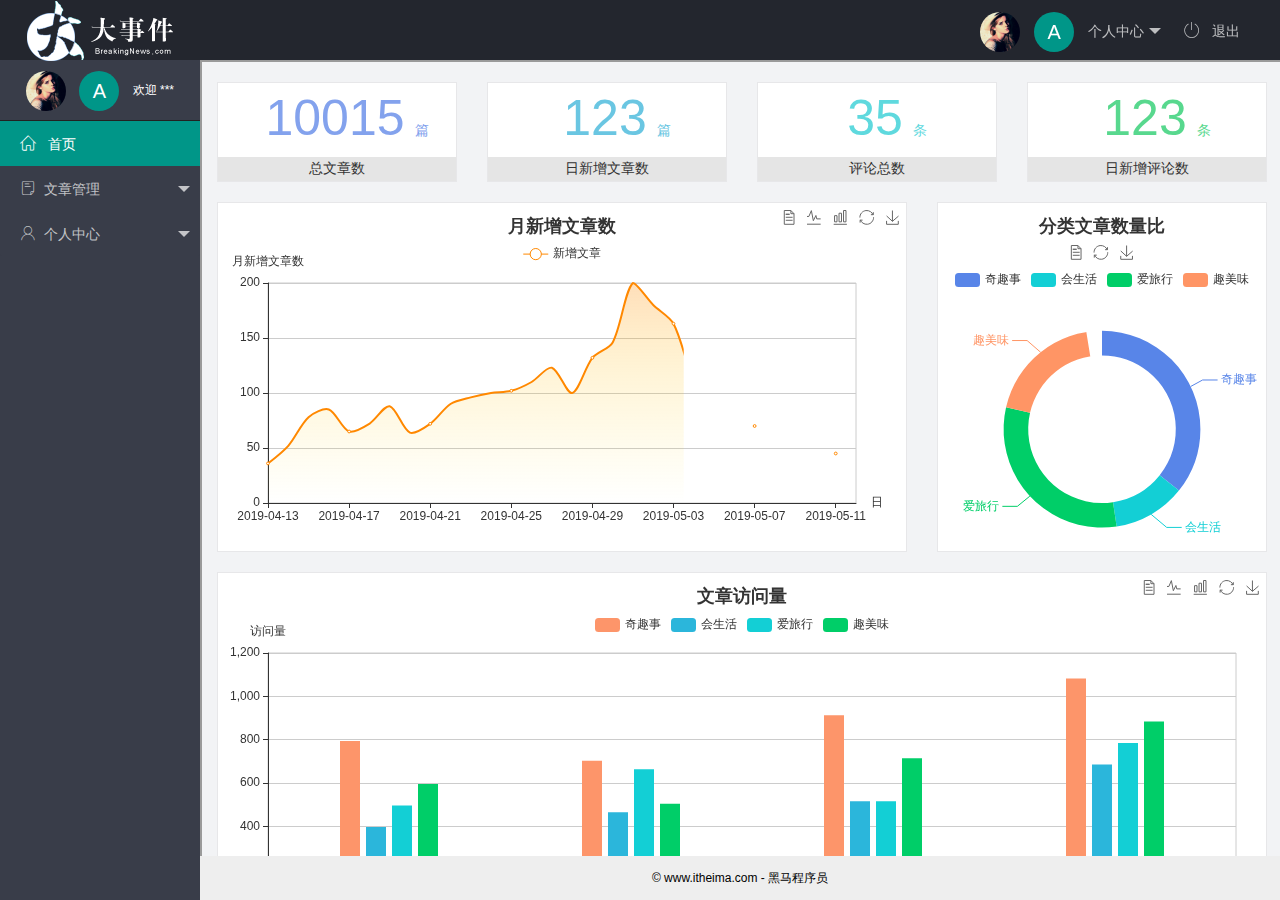
<file: index.html>
<!DOCTYPE html>
<html>

<head>
    <meta charset="utf-8">
    <meta name="viewport" content="width=device-width, initial-scale=1, maximum-scale=1">
    <title>layout 后台大布局 - Layui</title>
    <!-- 引入layui样式 -->
    <link rel="stylesheet" href="/assets/lib/layui/css/layui.css">
    <!-- 引入阿里妈妈字体图标 -->
    <link rel="stylesheet" href="/assets/fonts/iconfont.css">
    <!-- 引入自己的css样式 -->
    <link rel="stylesheet" href="/assets/css/index.css">
</head>

<body class="layui-layout-body">
    <div class="layui-layout layui-layout-admin">
        <div class="layui-header">
            <div class="layui-logo">
                <img src="/assets/images/logo.png" alt="">
            </div>
            <!-- 头部区域（可配合layui已有的水平导航） -->
            <ul class="layui-nav layui-layout-right">
                <li class="layui-nav-item">
                    <a href="javascript:;" class="userinfo">
                        <img src="/assets/images/sample.jpg" class="layui-nav-img">
                        <span class="user-avatar">A</span>
                        个人中心
                    </a>
                    <dl class="layui-nav-child">
                        <dd><a href="/user/user_info.html" target="fm">基本资料</a></dd>
                        <dd><a href="/user/user_avatar.html" target="fm">更换头像</a></dd>
                        <dd><a href="/user/user_pwd.html" target="fm">重置密码</a></dd>
                    </dl>
                </li>
                <li class="layui-nav-item">
                    <a href="javascript:;" id="btnLogout">
                        <span class="iconfont icon-tuichu"></span>
                        退出
                    </a>
                </li>
            </ul>
        </div>

        <div class="layui-side layui-bg-black">
            <div class="layui-side-scroll">
                <!-- 左侧导航区域（可配合layui已有的垂直导航） -->
                <!-- 左侧头像 -->
                <div class="userinfo">
                    <img src="/assets/images/sample.jpg" class="layui-nav-img">
                    <span class="user-avatar">A</span>
                    <span id="welcome">欢迎 ***</span>
                </div>
                <ul class="layui-nav layui-nav-tree" lay-shrink="all">
                    <li class="layui-nav-item layui-this">
                        <a href="/home/dashboard.html" target="fm">
                            <span class="iconfont icon-home"></span>
                            首页
                        </a>
                    </li>
                    <li class="layui-nav-item">
                        <a class="" href="javascript:;"><span class="iconfont icon-16"></span>文章管理</a>
                        <dl class="layui-nav-child">
                            <dd><a href="javascript:;"><i class="layui-icon layui-icon-app"></i>文章类别</a></dd>
                            <dd><a href="javascript:;"><i class="layui-icon layui-icon-app"></i>文章列表</a></dd>
                            <dd><a href="javascript:;"><i class="layui-icon layui-icon-app"></i>发表文章</a></dd>
                        </dl>
                    </li>
                    <li class="layui-nav-item" lay-shrink="all">
                        <a href="javascript:;"><span class="iconfont icon-user"></span>个人中心</a>
                        <dl class="layui-nav-child">
                            <dd>
                                <!-- 修改herf 和 target -->
                                <a href="/user/user_info.html" target="fm">
                                    <i class="layui-icon layui-icon-app"></i>
                                    基本资料
                                </a>
                            </dd>

                            <dd>
                                <a href="/user/user_avatar.html" target="fm">
                                    <i class="layui-icon layui-icon-app"></i>
                                    更换头像
                                </a>
                            </dd>

                            <dd>
                                <a href="/user/user_pwd.html" target="fm">
                                    <i class="layui-icon layui-icon-app"></i>
                                    重置密码
                                </a>
                            </dd>
                        </dl>
                    </li>
                </ul>
            </div>
        </div>

        <div class="layui-body">
            <!-- 内容主体区域 -->
            <iframe name="fm" src="/home/dashboard.html" frameboeder='0'></iframe>
        </div>

        <div class="layui-footer">
            <!-- 底部固定区域 -->
            © www.itheima.com - 黑马程序员
        </div>
    </div>
    <!-- 引入layui的js -->
    <script src="/assets/lib/layui/layui.all.js"></script>
    <!-- 引入jquery -->
    <script src="/assets/lib/jquery.js"></script>
    <!-- 引入baseAPI.js -->
    <script src="/assets/js/baseAPI.js"></script>
    <!-- 引入自己的js -->
    <script src="/assets/js/index.js"></script>
</body>

</html>
</file>
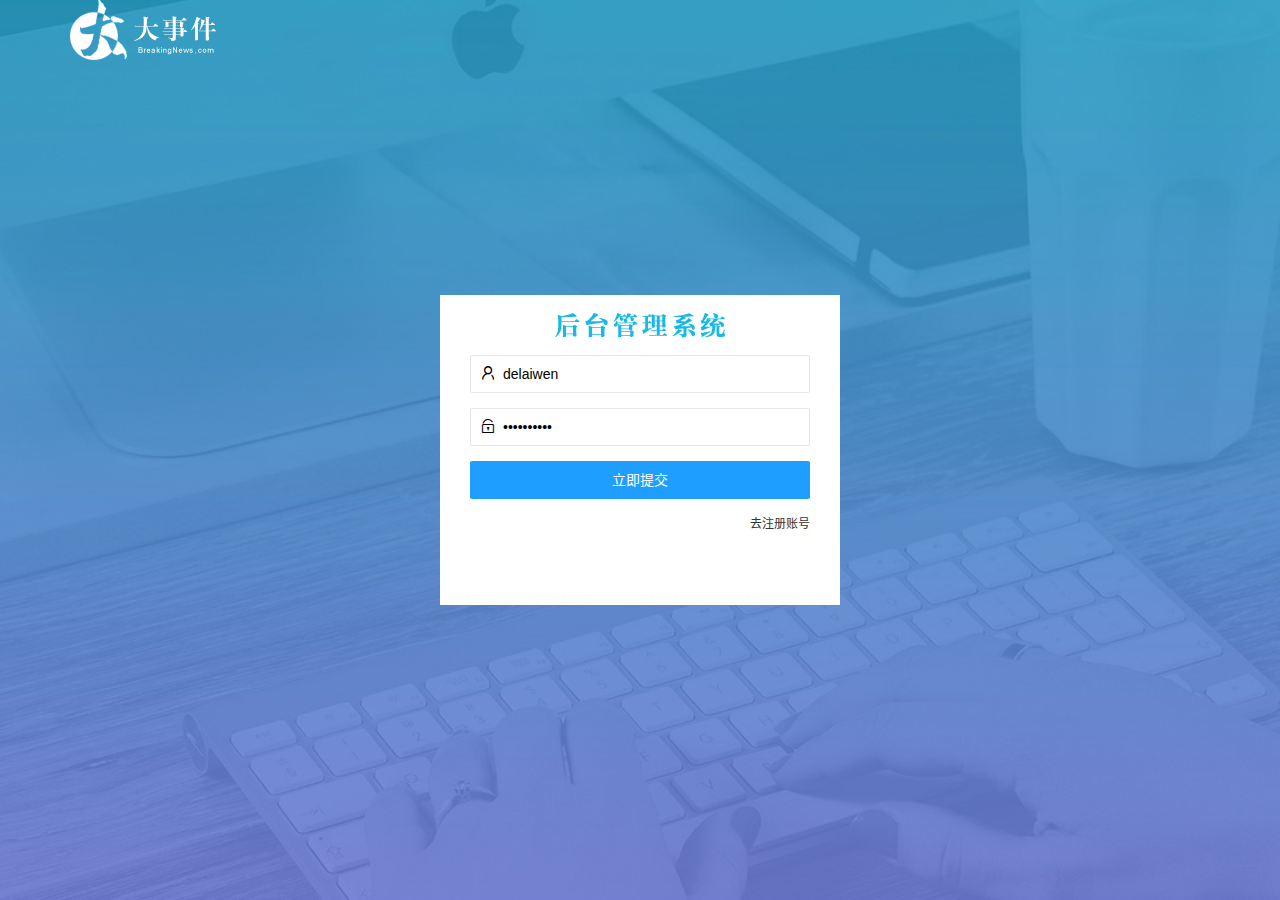
<file: login.html>
<!DOCTYPE html>
<html lang="zh-CN">

<head>
    <meta charset="UTF-8">
    <meta name="viewport" content="width=device-width, initial-scale=1.0">
    <title>大事件登录/注册页面</title>
    <!-- 1.引入layui的样式文件 -->
    <link rel="stylesheet" href="/assets/lib/layui/css/layui.css">
    <!-- 2.引入自己的登录样式文件 -->
    <link rel="stylesheet" href="/assets/css/login.css">
</head>

<body>
    <!-- 3.顶部logo -->
    <div class="layui-main">
        <img src="/assets/images/logo.png" alt="">
    </div>
    <!-- 4.注册和登录区域 -->
    <div class="loginAndRegBox">
        <!-- 4.1登录注册标题 -->
        <div class="titleBox"></div>
        <!-- 4.2 登录区域 -->
        <div class="login-box">
            <form class="layui-form" action="" id="form_login">
                <!-- 用户名 -->
                <div class="layui-form-item">
                    <i class="layui-icon layui-icon-username"></i>
                    <input value="delaiwen" type="text" name="username" required lay-verify="required"
                        placeholder="请输入用户名" autocomplete="off" class="layui-input">
                </div>
                <!-- 密码 -->
                <div class="layui-form-item">
                    <i class="layui-icon layui-icon-password"></i>
                    <input value="1234567890" type="password" name="password" required lay-verify="required|pwd"
                        placeholder="请输入密码" autocomplete="off" class="layui-input">
                </div>
                <!-- 登录按钮 -->
                <div class="layui-form-item">
                    <!-- lay-submit 这个不能少 -->
                    <button class="layui-btn layui-btn-fluid layui-btn-normal" lay-submit>立即提交</button>
                </div>
                <!-- a -->
                <div class="layui-form-item links">
                    <a href="javascript:;" id="link_reg">去注册账号</a>
                </div>
            </form>
        </div>
        <!-- 4.3 注册区域 -->
        <div class="reg-box" style="display: none;">
            <form class="layui-form" action="" id="form_reg">
                <!-- 用户名 -->
                <div class="layui-form-item">
                    <i class="layui-icon layui-icon-username"></i>
                    <input type="text" name="username" required lay-verify="required" placeholder="请输入用户名"
                        autocomplete="off" class="layui-input">
                </div>
                <!-- 输入密码 -->
                <div class="layui-form-item">
                    <i class="layui-icon layui-icon-password"></i>
                    <input type="password" name="password" required lay-verify="required|pwd" placeholder="请输入密码"
                        autocomplete="off" class="layui-input">
                </div>
                <!-- 再次确认密码 -->
                <div class="layui-form-item">
                    <i class="layui-icon layui-icon-password"></i>
                    <input type="password" name="repassword" required lay-verify="required|pwd|repwd"
                        placeholder="再次确认密码" autocomplete="off" class="layui-input">
                </div>
                <!-- 注册按钮 -->
                <div class="layui-form-item">
                    <!-- lay-submit 这个不能少 -->
                    <button class="layui-btn layui-btn-fluid layui-btn-normal" lay-submit>注册</button>
                </div>
                <!-- a -->
                <div class="layui-form-item links">
                    <a href="javascript:;" id="link_login">去登录</a>
                </div>
            </form>
        </div>
    </div>
    <!-- 引入layui的js 必须写到最下面 -->
    <script src="/assets/lib/layui/layui.all.js"></script>
    <!-- 5.1 引入js文件 -->
    <script src="/assets/lib/jquery.js"></script>
    <!-- 5.3 引入baseAPI.js ,要再jq之后，自己的代码之前-->
    <script src="/assets/js/baseAPI.js"></script>
    <!-- 5.2 引入自己的js文件 -->
    <script src="/assets/js/login.js"></script>
</body>

</html>
</file>
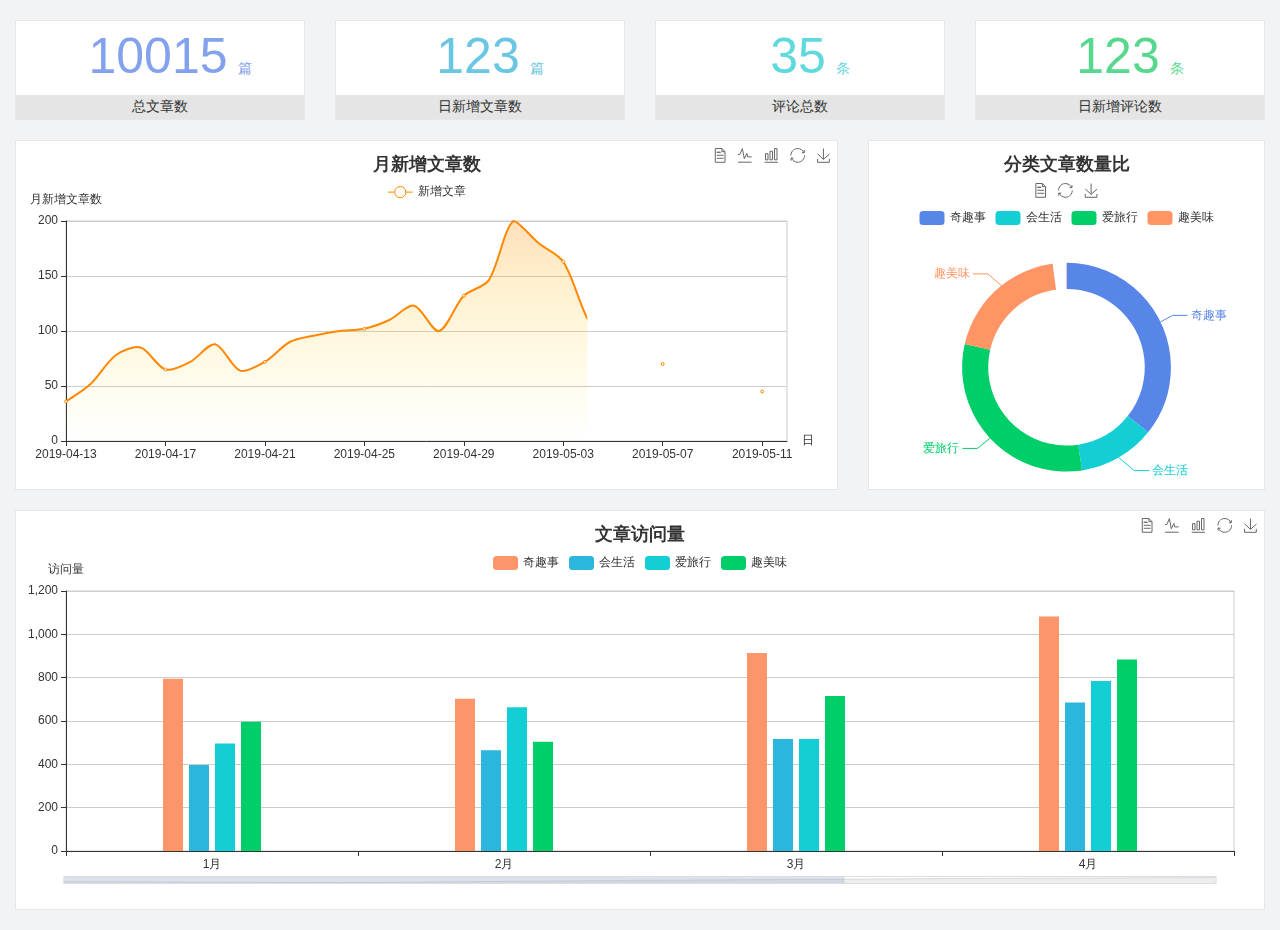
<file: home/dashboard.html>
<!DOCTYPE html>
<html lang="en">

<head>
  <meta charset="UTF-8">
  <meta name="viewport" content="width=device-width, initial-scale=1.0">
  <meta http-equiv="X-UA-Compatible" content="ie=edge">
  <title>图表统计</title>
  <link rel="stylesheet" href="../../assets/lib/bootstrap.css" />
  <link rel="stylesheet" href="../../assets/lib/main.css" />
  <script src="../../assets/lib/jquery.js"></script>
  <script type="text/javascript" src="../../assets/lib/echarts.min.js"></script>
</head>

<body>
  <div class="container-fluid">
    <div class="row spannel_list">
      <div class="col-sm-3 col-xs-6">
        <div class="spannel">
          <em>10015</em><span>篇</span>
          <b>总文章数</b>
        </div>
      </div>
      <div class="col-sm-3 col-xs-6">
        <div class="spannel scolor01">
          <em>123</em><span>篇</span>
          <b>日新增文章数</b>
        </div>
      </div>
      <div class="col-sm-3 col-xs-6">
        <div class="spannel scolor02">
          <em>35</em><span>条</span>
          <b>评论总数</b>
        </div>
      </div>
      <div class="col-sm-3 col-xs-6">
        <div class="spannel scolor03">
          <em>123</em><span>条</span>
          <b>日新增评论数</b>
        </div>
      </div>
    </div>
  </div>

  <div class="container-fluid">
    <div class="row curve-pie">
      <div class="col-lg-8 col-md-8">
        <div class="gragh_pannel" id="curve_show"></div>
      </div>
      <div class="col-lg-4 col-md-4">
        <div class="gragh_pannel" id="pie_show"></div>
      </div>
    </div>
  </div>

  <div class="container-fluid">
    <div class="column_pannel" id="column_show"></div>
  </div>

  <script>
    var oChart = echarts.init(document.getElementById('curve_show'));
    var aList_all = [
      { 'count': 36, 'date': '2019-04-13' },
      { 'count': 52, 'date': '2019-04-14' },
      { 'count': 78, 'date': '2019-04-15' },
      { 'count': 85, 'date': '2019-04-16' },
      { 'count': 65, 'date': '2019-04-17' },
      { 'count': 72, 'date': '2019-04-18' },
      { 'count': 88, 'date': '2019-04-19' },
      { 'count': 64, 'date': '2019-04-20' },
      { 'count': 72, 'date': '2019-04-21' },
      { 'count': 90, 'date': '2019-04-22' },
      { 'count': 96, 'date': '2019-04-23' },
      { 'count': 100, 'date': '2019-04-24' },
      { 'count': 102, 'date': '2019-04-25' },
      { 'count': 110, 'date': '2019-04-26' },
      { 'count': 123, 'date': '2019-04-27' },
      { 'count': 100, 'date': '2019-04-28' },
      { 'count': 132, 'date': '2019-04-29' },
      { 'count': 146, 'date': '2019-04-30' },
      { 'count': 200, 'date': '2019-05-01' },
      { 'count': 180, 'date': '2019-05-02' },
      { 'count': 163, 'date': '2019-05-03' },
      { 'count': 110, 'date': '2019-05-04' },
      { 'count': 80, 'date': '2019-05-05' },
      { 'count': 82, 'date': '2019-05-06' },
      { 'count': 70, 'date': '2019-05-07' },
      { 'count': 65, 'date': '2019-05-08' },
      { 'count': 54, 'date': '2019-05-09' },
      { 'count': 40, 'date': '2019-05-10' },
      { 'count': 45, 'date': '2019-05-11' },
      { 'count': 38, 'date': '2019-05-12' },
    ];

    let aCount = [];
    let aDate = [];

    for (var i = 0; i < aList_all.length; i++) {
      aCount.push(aList_all[i].count);
      aDate.push(aList_all[i].date);
    }

    var chartopt = {
      title: {
        text: '月新增文章数',
        left: 'center',
        top: '10'
      },
      tooltip: {
        trigger: 'axis'
      },
      legend: {
        data: ['新增文章'],
        top: '40'
      },
      toolbox: {
        show: true,
        feature: {
          mark: { show: true },
          dataView: { show: true, readOnly: false },
          magicType: { show: true, type: ['line', 'bar'] },
          restore: { show: true },
          saveAsImage: { show: true }
        }
      },
      calculable: true,
      xAxis: [
        {
          name: '日',
          type: 'category',
          boundaryGap: false,
          data: aDate
        }
      ],
      yAxis: [
        {
          name: '月新增文章数',
          type: 'value'
        }
      ],
      series: [
        {
          name: '新增文章',
          type: 'line',
          smooth: true,
          itemStyle: { normal: { areaStyle: { type: 'default' }, color: '#f80' }, lineStyle: { color: '#f80' } },
          data: aCount
        }],
      areaStyle: {
        normal: {
          color: new echarts.graphic.LinearGradient(0, 0, 0, 1, [{
            offset: 0,
            color: 'rgba(255,136,0,0.39)'
          }, {
            offset: .34,
            color: 'rgba(255,180,0,0.25)'
          }, {
            offset: 1,
            color: 'rgba(255,222,0,0.00)'
          }])

        }
      },
      grid: {
        show: true,
        x: 50,
        x2: 50,
        y: 80,
        height: 220
      }
    };

    oChart.setOption(chartopt);


    var oPie = echarts.init(document.getElementById('pie_show'));
    var oPieopt =
    {
      title: {
        top: 10,
        text: '分类文章数量比',
        x: 'center'
      },
      tooltip: {
        trigger: 'item',
        formatter: "{a} <br/>{b} : {c} ({d}%)"
      },
      color: ['#5885e8', '#13cfd5', '#00ce68', '#ff9565'],
      legend: {
        x: 'center',
        top: 65,
        data: ['奇趣事', '会生活', '爱旅行', '趣美味']
      },
      toolbox: {
        show: true,
        x: 'center',
        top: 35,
        feature: {
          mark: { show: true },
          dataView: { show: true, readOnly: false },
          magicType: {
            show: true,
            type: ['pie', 'funnel'],
            option: {
              funnel: {
                x: '25%',
                width: '50%',
                funnelAlign: 'left',
                max: 1548
              }
            }
          },
          restore: { show: true },
          saveAsImage: { show: true }
        }
      },
      calculable: true,
      series: [
        {
          name: '访问来源',
          type: 'pie',
          radius: ['45%', '60%'],
          center: ['50%', '65%'],
          data: [
            { value: 300, name: '奇趣事' },
            { value: 100, name: '会生活' },
            { value: 260, name: '爱旅行' },
            { value: 180, name: '趣美味' }
          ]
        }
      ]
    };
    oPie.setOption(oPieopt);



    var oColumn = this.echarts.init(document.getElementById('column_show'));
    var oColumnopt =
    {
      title: {
        text: '文章访问量',
        left: 'center',
        top: '10'
      },
      tooltip: {
        trigger: 'axis'
      },
      legend: {
        data: ['奇趣事', '会生活', '爱旅行', '趣美味'],
        top: '40'
      },
      toolbox: {
        show: true,
        feature: {
          mark: { show: true },
          dataView: { show: true, readOnly: false },
          magicType: { show: true, type: ['line', 'bar'] },
          restore: { show: true },
          saveAsImage: { show: true }
        }
      },
      calculable: true,
      xAxis: [
        {
          type: 'category',
          data: ['1月', '2月', '3月', '4月', '5月']
        }
      ],
      yAxis: [
        {
          name: '访问量',
          type: 'value'
        }
      ],
      series: [
        {
          name: '奇趣事',
          type: 'bar',
          barWidth: 20,
          itemStyle: {
            normal: { areaStyle: { type: 'default' }, color: '#fd956a' }
          },
          data: [800, 708, 920, 1090, 1200]
        },
        {
          name: '会生活',
          type: 'bar',
          barWidth: 20,
          itemStyle: {
            normal: { areaStyle: { type: 'default' }, color: '#2bb6db' }
          },
          data: [400, 468, 520, 690, 800]
        },
        {
          name: '爱旅行',
          type: 'bar',
          barWidth: 20,
          itemStyle: {
            normal: { areaStyle: { type: 'default' }, color: '#13cfd5' }
          },
          data: [500, 668, 520, 790, 900]
        },
        {
          name: '趣美味',
          type: 'bar',
          barWidth: 20,
          itemStyle: {
            normal: { areaStyle: { type: 'default' }, color: '#00ce68' }
          },
          data: [600, 508, 720, 890, 1000]
        }
      ],
      grid: {
        show: true,
        x: 50,
        x2: 30,
        y: 80,
        height: 260
      },
      dataZoom: [//给x轴设置滚动条
        {
          start: 0,//默认为0
          end: 100 - 1000 / 31,//默认为100
          type: 'slider',
          show: true,
          xAxisIndex: [0],
          handleSize: 0,//滑动条的 左右2个滑动条的大小
          height: 8,//组件高度
          left: 45, //左边的距离
          right: 50,//右边的距离
          bottom: 26,//右边的距离
          handleColor: '#ddd',//h滑动图标的颜色
          handleStyle: {
            borderColor: "#cacaca",
            borderWidth: "1",
            shadowBlur: 2,
            background: "#ddd",
            shadowColor: "#ddd",
          }
        }]
    };
    oColumn.setOption(oColumnopt);
  </script>
</body>

</html>
</file>
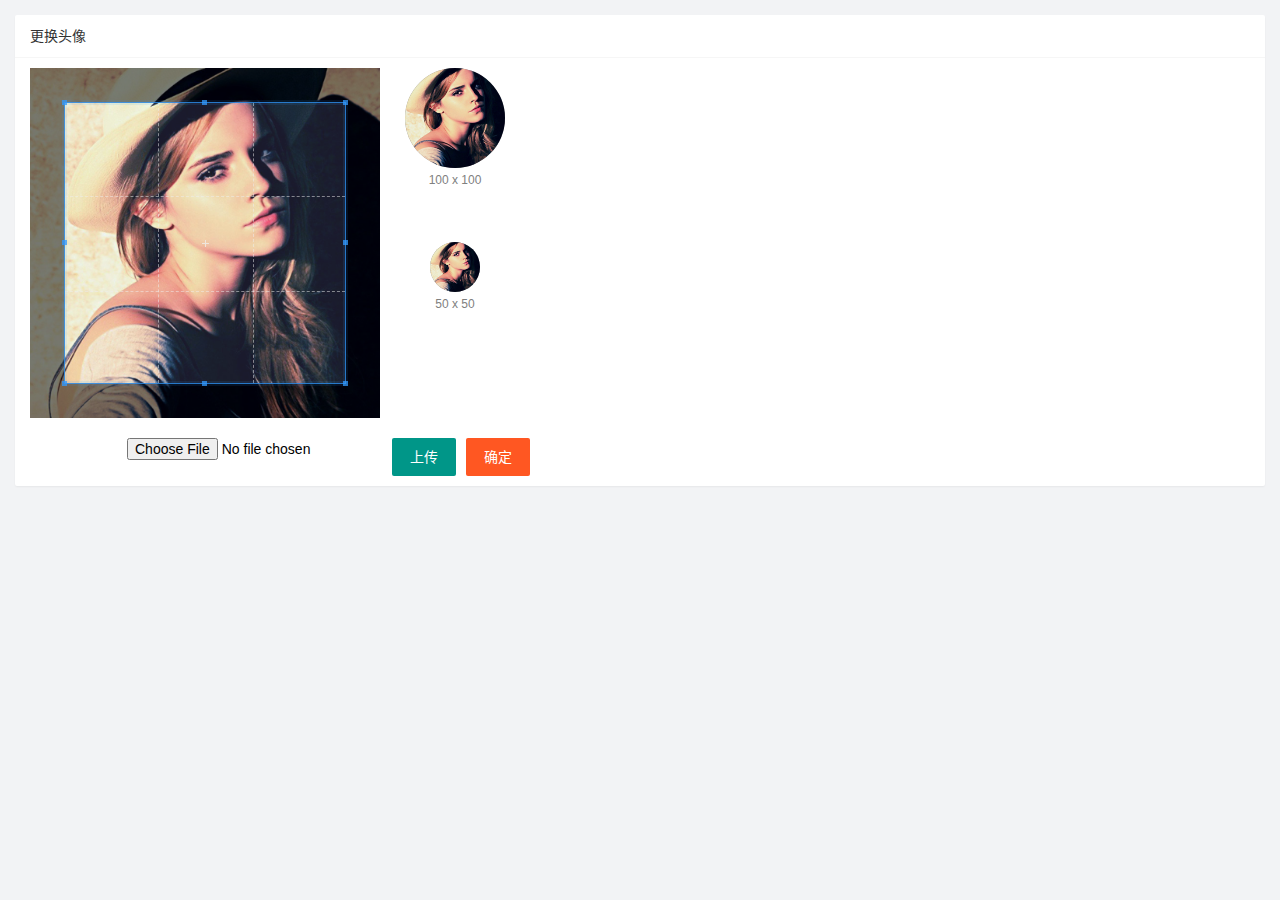
<file: user/user_avatar.html>
<!DOCTYPE html>
<html lang="zh-CN">

<head>
    <meta charset="UTF-8">
    <meta name="viewport" content="width=device-width, initial-scale=1.0">
    <title>Document</title>
    <!-- 引入lib的css -->
    <link rel="stylesheet" href="/assets/lib/cropper/cropper.css" />
    <!-- 引入layui的css -->
    <link rel="stylesheet" href="/assets/lib/layui/css/layui.css">
    <!-- 引入自己的css -->
    <link rel="stylesheet" href="/assets/css/user/user_avatar.css">
</head>

<body>
    <div class="layui-card">
        <div class="layui-card-header">更换头像</div>
        <div class="layui-card-body">
            <!-- 第一行的图片裁剪和预览区域 -->
            <div class="row1">
                <!-- 图片裁剪区域 -->
                <div class="cropper-box">
                    <!-- 这个 img 标签很重要，将来会把它初始化为裁剪区域 -->
                    <img id="image" src="/assets/images/sample.jpg" />
                </div>
                <!-- 图片的预览区域 -->
                <div class="preview-box">
                    <div>
                        <!-- 宽高为 100px 的预览区域 -->
                        <div class="img-preview w100"></div>
                        <p class="size">100 x 100</p>
                    </div>
                    <div>
                        <!-- 宽高为 50px 的预览区域 -->
                        <div class="img-preview w50"></div>
                        <p class="size">50 x 50</p>
                    </div>
                </div>
            </div <!-- 第二行的按钮区域 -->
            <div class="row2">
                <!-- 通过accept属性，可以指定，允许用户传上去什么类型的文件 -->
                <input type="file" id="file" accept="image/png,image/jpeg">
                <button type="button" class="layui-btn" id="btn">上传</button>
                <button type="button" class="layui-btn layui-btn-danger" id="btnUpload">确定</button>
            </div>
        </div>
    </div>
    <!-- 引入layui的js -->
    <script src="/assets/lib/layui/layui.all.js"></script>
    <!-- 引入jquery -->
    <script src="/assets/lib/jquery.js"></script>
    <!-- cropper -->
    <script src="/assets/lib/cropper/Cropper.js"></script>
    <script src="/assets/lib/cropper/jquery-cropper.js"></script>
    <!-- 引入baseAPI.js -->
    <script src="/assets/js/baseAPI.js"></script>
    <!-- 引入自己的js -->
    <script src="/assets/js/user/user_avatar.js"></script>
</body>

</html>
</file>
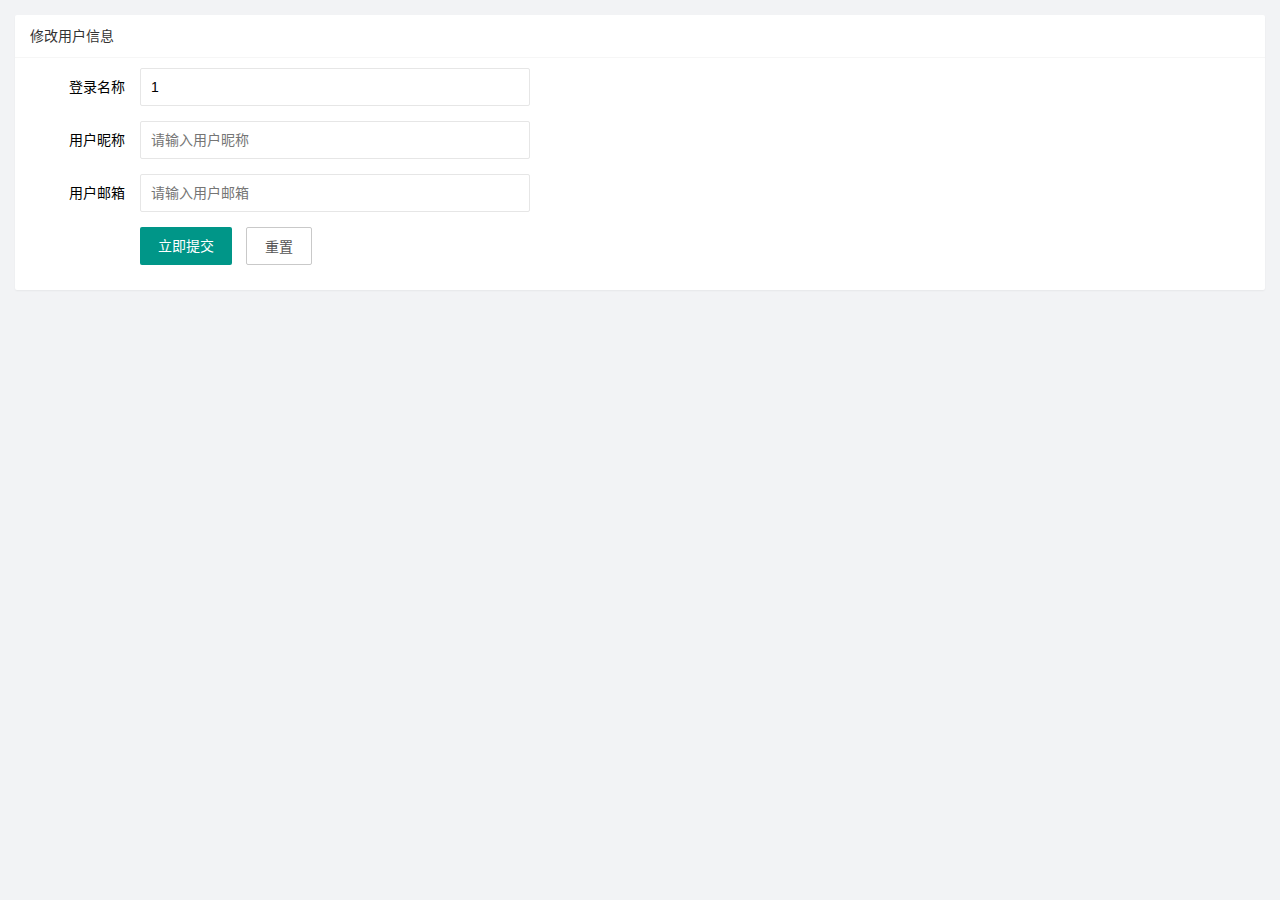
<file: user/user_info.html>
<!DOCTYPE html>
<html lang="zh-CN">

<head>
    <meta charset="UTF-8">
    <meta name="viewport" content="width=device-width, initial-scale=1.0">
    <title>Document</title>
    <!-- 引入leyui的css -->
    <link rel="stylesheet" href="/assets/lib/layui/css/layui.css">
    <!-- 引入自己的css -->
    <link rel="stylesheet" href="/assets/css/user/user_info.css">
</head>

<body>
    <div class="layui-card">
        <div class="layui-card-header">修改用户信息</div>
        <div class="layui-card-body">
            <!-- form表单 -->
            <!-- 用户名 -->
            <form class="layui-form" action="" lay-filter='formUserInfo'>
                <!-- 隐藏域保存id -->
                <input type="hidden" name="id">
                <div class="layui-form-item">
                    <label class="layui-form-label">登录名称</label>
                    <div class="layui-input-block">
                        <!-- readonly 必须写，效果:用户不能写内容 -->
                        <input type="text" value="1" name="username" readonly required lay-verify="required"
                            placeholder="请输入登录名称" autocomplete="off" class="layui-input">
                    </div>
                </div>
                <!-- 用户昵称 -->
                <div class="layui-form-item">
                    <label class="layui-form-label">用户昵称</label>
                    <div class="layui-input-block">
                        <input type="text" name="nickname" required lay-verify="required|nickname" placeholder="请输入用户昵称"
                            autocomplete="off" class="layui-input">
                    </div>
                </div>
                <!--用户邮箱  -->
                <div class="layui-form-item">
                    <label class="layui-form-label">用户邮箱</label>
                    <div class="layui-input-block">
                        <input type="text" name="email" required lay-verify="required|email" placeholder="请输入用户邮箱"
                            autocomplete="off" class="layui-input">
                    </div>
                </div>
                <!-- 按钮 -->
                <div class="layui-form-item">
                    <div class="layui-input-block">
                        <button class="layui-btn" lay-submit lay-filter="formDemo">立即提交</button>
                        <button type="reset" class="layui-btn layui-btn-primary" id="btnReset">重置</button>
                    </div>
                </div>
            </form>
        </div>
    </div>
    <!-- 引入layui的js -->
    <script src="/assets/lib/layui/layui.all.js"></script>
    <!-- 引入jquery -->
    <script src="/assets/lib/jquery.js"></script>
    <!-- 引入baseAPI.js -->
    <script src="/assets/js/baseAPI.js"></script>
    <!-- 引入自己的js -->
    <script src="/assets/js/user/user_info.js"></script>
</body>

</html>
</file>
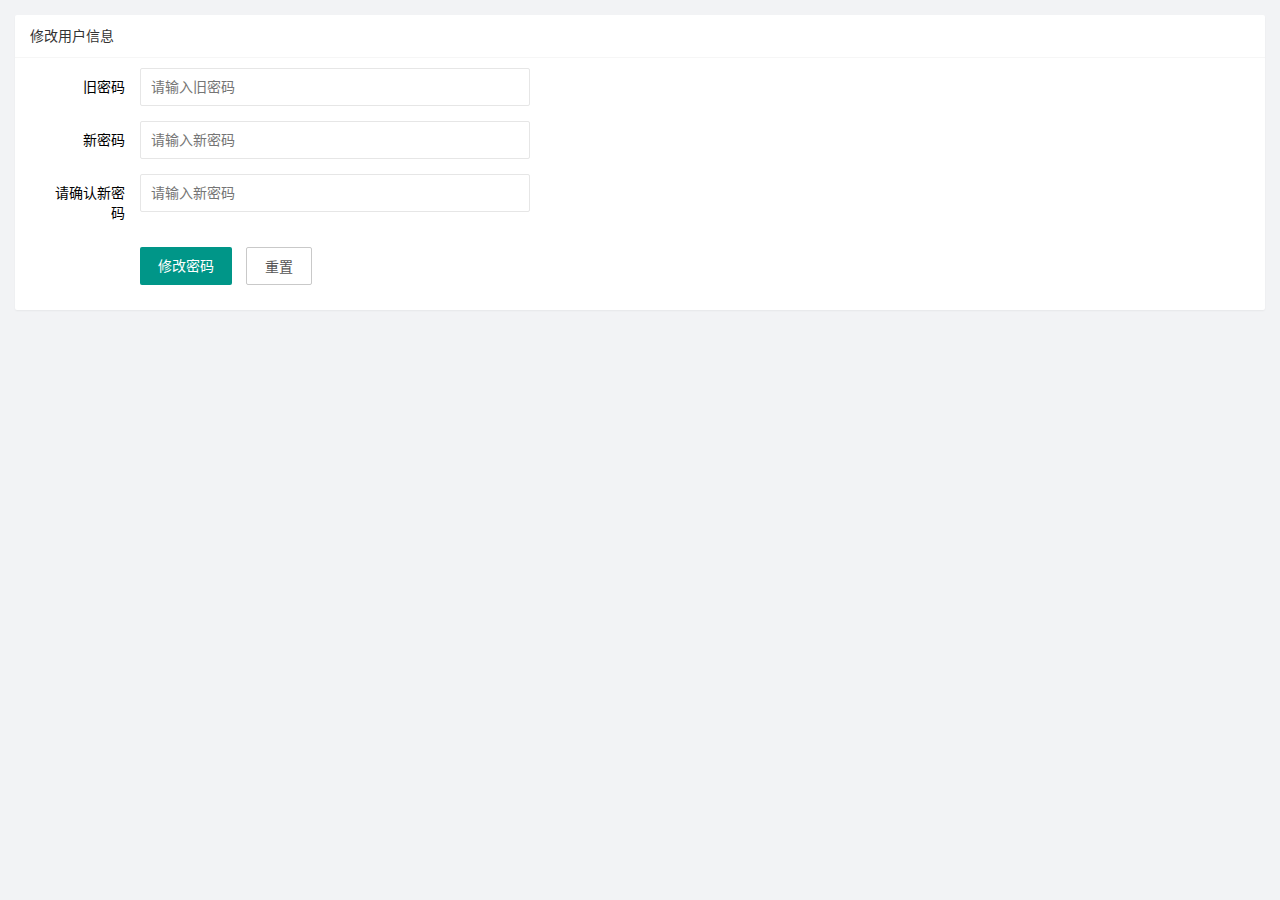
<file: user/user_pwd.html>
<!DOCTYPE html>
<html lang="zh-CN">

<head>
    <meta charset="UTF-8">
    <meta name="viewport" content="width=device-width, initial-scale=1.0">
    <title>Document</title>
    <!-- 引入leyui的css -->
    <link rel="stylesheet" href="/assets/lib/layui/css/layui.css">
    <!-- 引入自己的css -->
    <link rel="stylesheet" href="/assets/css/user/user_pwd.css">
</head>

<body>
    <div class="layui-card">
        <div class="layui-card-header">修改用户信息</div>
        <div class="layui-card-body">
            <!-- form表单 -->
            <!-- 旧密码 -->
            <form class="layui-form">
                <div class="layui-form-item">
                    <label class="layui-form-label">旧密码</label>
                    <div class="layui-input-block">
                        <input type="text" name="oldPwd" required lay-verify="required|pwd" placeholder="请输入旧密码"
                            autocomplete="off" class="layui-input">
                    </div>
                </div>
                <!-- 新密码 -->
                <div class="layui-form-item">
                    <label class="layui-form-label">新密码</label>
                    <div class="layui-input-block">
                        <input type="text" name="newPwd" required lay-verify="required|pwd|samepwd" placeholder="请输入新密码"
                            autocomplete="off" class="layui-input">
                    </div>
                </div>
                <!-- 请确认新密码 -->
                <div class="layui-form-item">
                    <label class="layui-form-label">请确认新密码</label>
                    <div class="layui-input-block">
                        <input type="text" name="rePwd" required lay-verify="required|pwd|rePwd" placeholder="请输入新密码"
                            autocomplete="off" class="layui-input">
                    </div>
                </div>
                <!-- 按钮 -->
                <div class="layui-form-item">
                    <div class="layui-input-block">
                        <button class="layui-btn" lay-submit lay-filter="formDemo">修改密码</button>
                        <button type="reset" class="layui-btn layui-btn-primary" id="btnReset">重置</button>
                    </div>
                </div>
            </form>
        </div>
    </div>
    <!-- 引入layui的js -->
    <script src="/assets/lib/layui/layui.all.js"></script>
    <!-- 引入jquery -->
    <script src="/assets/lib/jquery.js"></script>
    <!-- 引入baseAPI.js -->
    <script src="/assets/js/baseAPI.js"></script>
    <!-- 引入自己的js -->
    <script src="/assets/js/user/user_pwd.js"></script>
</body>

</html>
</file>
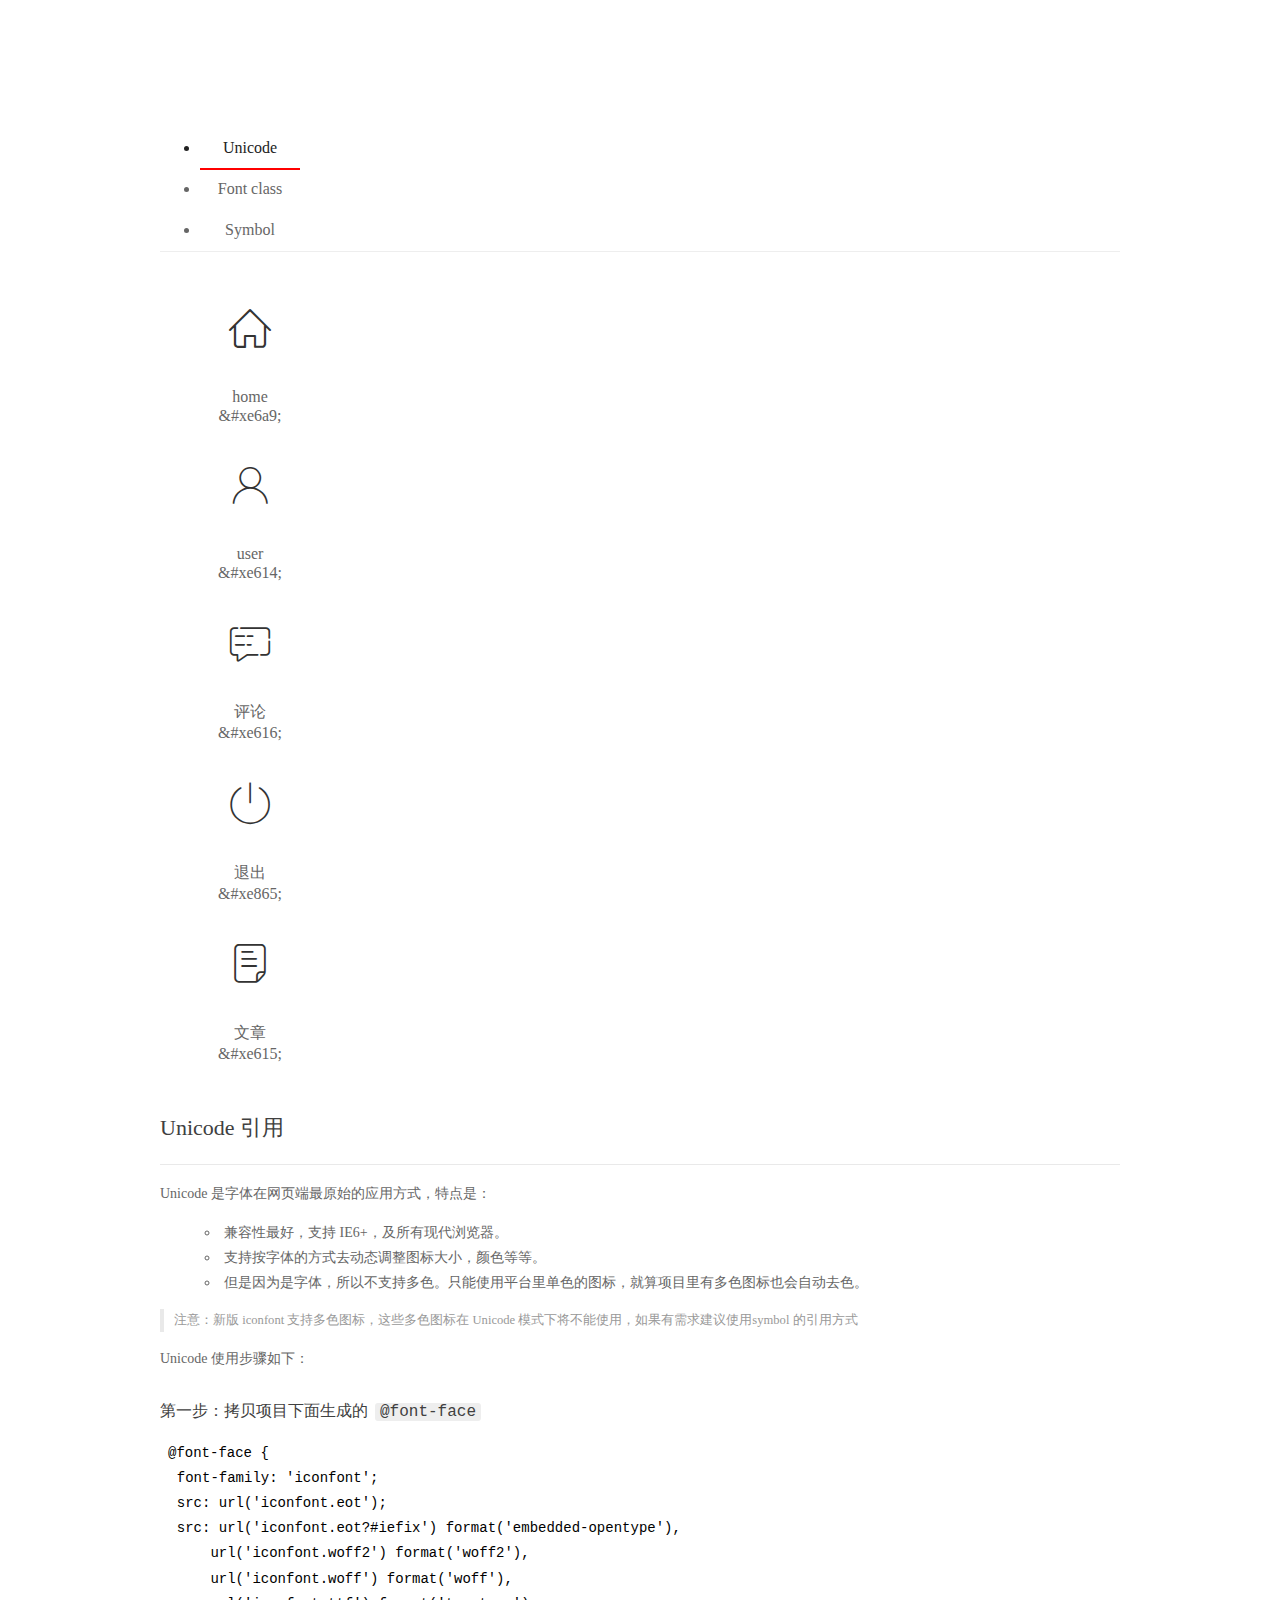
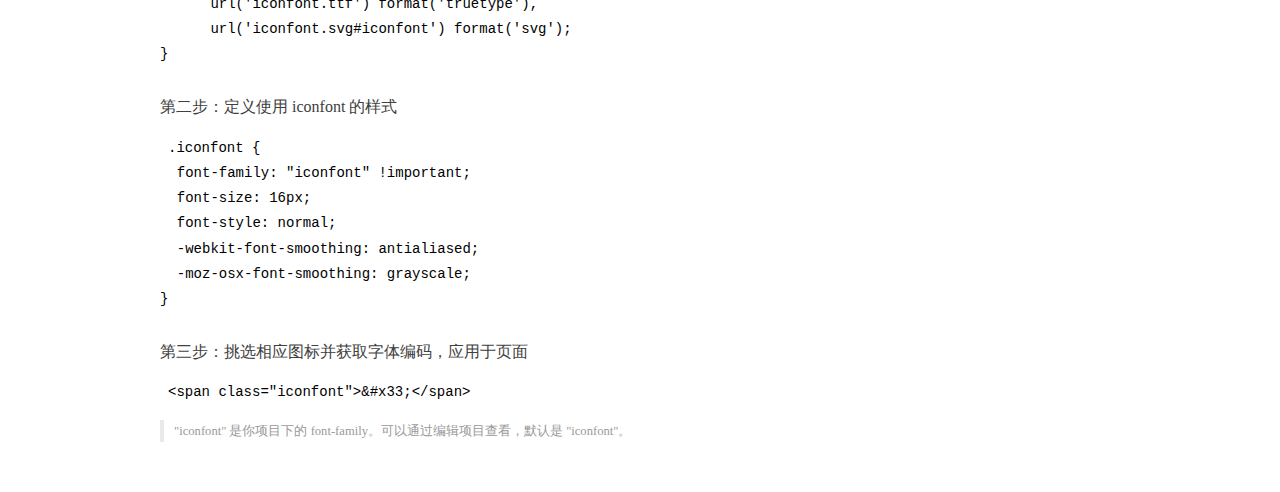
<file: assets/fonts/demo_index.html>
<!DOCTYPE html>
<html>
<head>
  <meta charset="utf-8"/>
  <title>IconFont Demo</title>
  <link rel="shortcut icon" href="https://gtms04.alicdn.com/tps/i4/TB1_oz6GVXXXXaFXpXXJDFnIXXX-64-64.ico" type="image/x-icon"/>
  <link rel="stylesheet" href="https://g.alicdn.com/thx/cube/1.3.2/cube.min.css">
  <link rel="stylesheet" href="demo.css">
  <link rel="stylesheet" href="iconfont.css">
  <script src="iconfont.js"></script>
  <!-- jQuery -->
  <script src="https://a1.alicdn.com/oss/uploads/2018/12/26/7bfddb60-08e8-11e9-9b04-53e73bb6408b.js"></script>
  <!-- 代码高亮 -->
  <script src="https://a1.alicdn.com/oss/uploads/2018/12/26/a3f714d0-08e6-11e9-8a15-ebf944d7534c.js"></script>
</head>
<body>
  <div class="main">
    <h1 class="logo"><a href="https://www.iconfont.cn/" title="iconfont 首页" target="_blank">&#xe86b;</a></h1>
    <div class="nav-tabs">
      <ul id="tabs" class="dib-box">
        <li class="dib active"><span>Unicode</span></li>
        <li class="dib"><span>Font class</span></li>
        <li class="dib"><span>Symbol</span></li>
      </ul>
      
    </div>
    <div class="tab-container">
      <div class="content unicode" style="display: block;">
          <ul class="icon_lists dib-box">
          
            <li class="dib">
              <span class="icon iconfont">&#xe6a9;</span>
                <div class="name">home</div>
                <div class="code-name">&amp;#xe6a9;</div>
              </li>
          
            <li class="dib">
              <span class="icon iconfont">&#xe614;</span>
                <div class="name">user</div>
                <div class="code-name">&amp;#xe614;</div>
              </li>
          
            <li class="dib">
              <span class="icon iconfont">&#xe616;</span>
                <div class="name">评论</div>
                <div class="code-name">&amp;#xe616;</div>
              </li>
          
            <li class="dib">
              <span class="icon iconfont">&#xe865;</span>
                <div class="name">退出</div>
                <div class="code-name">&amp;#xe865;</div>
              </li>
          
            <li class="dib">
              <span class="icon iconfont">&#xe615;</span>
                <div class="name">文章</div>
                <div class="code-name">&amp;#xe615;</div>
              </li>
          
          </ul>
          <div class="article markdown">
          <h2 id="unicode-">Unicode 引用</h2>
          <hr>

          <p>Unicode 是字体在网页端最原始的应用方式，特点是：</p>
          <ul>
            <li>兼容性最好，支持 IE6+，及所有现代浏览器。</li>
            <li>支持按字体的方式去动态调整图标大小，颜色等等。</li>
            <li>但是因为是字体，所以不支持多色。只能使用平台里单色的图标，就算项目里有多色图标也会自动去色。</li>
          </ul>
          <blockquote>
            <p>注意：新版 iconfont 支持多色图标，这些多色图标在 Unicode 模式下将不能使用，如果有需求建议使用symbol 的引用方式</p>
          </blockquote>
          <p>Unicode 使用步骤如下：</p>
          <h3 id="-font-face">第一步：拷贝项目下面生成的 <code>@font-face</code></h3>
<pre><code class="language-css"
>@font-face {
  font-family: 'iconfont';
  src: url('iconfont.eot');
  src: url('iconfont.eot?#iefix') format('embedded-opentype'),
      url('iconfont.woff2') format('woff2'),
      url('iconfont.woff') format('woff'),
      url('iconfont.ttf') format('truetype'),
      url('iconfont.svg#iconfont') format('svg');
}
</code></pre>
          <h3 id="-iconfont-">第二步：定义使用 iconfont 的样式</h3>
<pre><code class="language-css"
>.iconfont {
  font-family: "iconfont" !important;
  font-size: 16px;
  font-style: normal;
  -webkit-font-smoothing: antialiased;
  -moz-osx-font-smoothing: grayscale;
}
</code></pre>
          <h3 id="-">第三步：挑选相应图标并获取字体编码，应用于页面</h3>
<pre>
<code class="language-html"
>&lt;span class="iconfont"&gt;&amp;#x33;&lt;/span&gt;
</code></pre>
          <blockquote>
            <p>"iconfont" 是你项目下的 font-family。可以通过编辑项目查看，默认是 "iconfont"。</p>
          </blockquote>
          </div>
      </div>
      <div class="content font-class">
        <ul class="icon_lists dib-box">
          
          <li class="dib">
            <span class="icon iconfont icon-home"></span>
            <div class="name">
              home
            </div>
            <div class="code-name">.icon-home
            </div>
          </li>
          
          <li class="dib">
            <span class="icon iconfont icon-user"></span>
            <div class="name">
              user
            </div>
            <div class="code-name">.icon-user
            </div>
          </li>
          
          <li class="dib">
            <span class="icon iconfont icon-pinglun"></span>
            <div class="name">
              评论
            </div>
            <div class="code-name">.icon-pinglun
            </div>
          </li>
          
          <li class="dib">
            <span class="icon iconfont icon-tuichu"></span>
            <div class="name">
              退出
            </div>
            <div class="code-name">.icon-tuichu
            </div>
          </li>
          
          <li class="dib">
            <span class="icon iconfont icon-16"></span>
            <div class="name">
              文章
            </div>
            <div class="code-name">.icon-16
            </div>
          </li>
          
        </ul>
        <div class="article markdown">
        <h2 id="font-class-">font-class 引用</h2>
        <hr>

        <p>font-class 是 Unicode 使用方式的一种变种，主要是解决 Unicode 书写不直观，语意不明确的问题。</p>
        <p>与 Unicode 使用方式相比，具有如下特点：</p>
        <ul>
          <li>兼容性良好，支持 IE8+，及所有现代浏览器。</li>
          <li>相比于 Unicode 语意明确，书写更直观。可以很容易分辨这个 icon 是什么。</li>
          <li>因为使用 class 来定义图标，所以当要替换图标时，只需要修改 class 里面的 Unicode 引用。</li>
          <li>不过因为本质上还是使用的字体，所以多色图标还是不支持的。</li>
        </ul>
        <p>使用步骤如下：</p>
        <h3 id="-fontclass-">第一步：引入项目下面生成的 fontclass 代码：</h3>
<pre><code class="language-html">&lt;link rel="stylesheet" href="./iconfont.css"&gt;
</code></pre>
        <h3 id="-">第二步：挑选相应图标并获取类名，应用于页面：</h3>
<pre><code class="language-html">&lt;span class="iconfont icon-xxx"&gt;&lt;/span&gt;
</code></pre>
        <blockquote>
          <p>"
            iconfont" 是你项目下的 font-family。可以通过编辑项目查看，默认是 "iconfont"。</p>
        </blockquote>
      </div>
      </div>
      <div class="content symbol">
          <ul class="icon_lists dib-box">
          
            <li class="dib">
                <svg class="icon svg-icon" aria-hidden="true">
                  <use xlink:href="#icon-home"></use>
                </svg>
                <div class="name">home</div>
                <div class="code-name">#icon-home</div>
            </li>
          
            <li class="dib">
                <svg class="icon svg-icon" aria-hidden="true">
                  <use xlink:href="#icon-user"></use>
                </svg>
                <div class="name">user</div>
                <div class="code-name">#icon-user</div>
            </li>
          
            <li class="dib">
                <svg class="icon svg-icon" aria-hidden="true">
                  <use xlink:href="#icon-pinglun"></use>
                </svg>
                <div class="name">评论</div>
                <div class="code-name">#icon-pinglun</div>
            </li>
          
            <li class="dib">
                <svg class="icon svg-icon" aria-hidden="true">
                  <use xlink:href="#icon-tuichu"></use>
                </svg>
                <div class="name">退出</div>
                <div class="code-name">#icon-tuichu</div>
            </li>
          
            <li class="dib">
                <svg class="icon svg-icon" aria-hidden="true">
                  <use xlink:href="#icon-16"></use>
                </svg>
                <div class="name">文章</div>
                <div class="code-name">#icon-16</div>
            </li>
          
          </ul>
          <div class="article markdown">
          <h2 id="symbol-">Symbol 引用</h2>
          <hr>

          <p>这是一种全新的使用方式，应该说这才是未来的主流，也是平台目前推荐的用法。相关介绍可以参考这篇<a href="">文章</a>
            这种用法其实是做了一个 SVG 的集合，与另外两种相比具有如下特点：</p>
          <ul>
            <li>支持多色图标了，不再受单色限制。</li>
            <li>通过一些技巧，支持像字体那样，通过 <code>font-size</code>, <code>color</code> 来调整样式。</li>
            <li>兼容性较差，支持 IE9+，及现代浏览器。</li>
            <li>浏览器渲染 SVG 的性能一般，还不如 png。</li>
          </ul>
          <p>使用步骤如下：</p>
          <h3 id="-symbol-">第一步：引入项目下面生成的 symbol 代码：</h3>
<pre><code class="language-html">&lt;script src="./iconfont.js"&gt;&lt;/script&gt;
</code></pre>
          <h3 id="-css-">第二步：加入通用 CSS 代码（引入一次就行）：</h3>
<pre><code class="language-html">&lt;style&gt;
.icon {
  width: 1em;
  height: 1em;
  vertical-align: -0.15em;
  fill: currentColor;
  overflow: hidden;
}
&lt;/style&gt;
</code></pre>
          <h3 id="-">第三步：挑选相应图标并获取类名，应用于页面：</h3>
<pre><code class="language-html">&lt;svg class="icon" aria-hidden="true"&gt;
  &lt;use xlink:href="#icon-xxx"&gt;&lt;/use&gt;
&lt;/svg&gt;
</code></pre>
          </div>
      </div>

    </div>
  </div>
  <script>
  $(document).ready(function () {
      $('.tab-container .content:first').show()

      $('#tabs li').click(function (e) {
        var tabContent = $('.tab-container .content')
        var index = $(this).index()

        if ($(this).hasClass('active')) {
          return
        } else {
          $('#tabs li').removeClass('active')
          $(this).addClass('active')

          tabContent.hide().eq(index).fadeIn()
        }
      })
    })
  </script>
</body>
</html>
</file>
<file: assets/lib/layui/css/layui.css>
/** layui-v2.5.5 MIT License By https://www.layui.com */
 .layui-inline,img{display:inline-block;vertical-align:middle}h1,h2,h3,h4,h5,h6{font-weight:400}.layui-edge,.layui-header,.layui-inline,.layui-main{position:relative}.layui-body,.layui-edge,.layui-elip{overflow:hidden}.layui-btn,.layui-edge,.layui-inline,img{vertical-align:middle}.layui-btn,.layui-disabled,.layui-icon,.layui-unselect{-moz-user-select:none;-webkit-user-select:none;-ms-user-select:none}.layui-elip,.layui-form-checkbox span,.layui-form-pane .layui-form-label{text-overflow:ellipsis;white-space:nowrap}.layui-breadcrumb,.layui-tree-btnGroup{visibility:hidden}blockquote,body,button,dd,div,dl,dt,form,h1,h2,h3,h4,h5,h6,input,li,ol,p,pre,td,textarea,th,ul{margin:0;padding:0;-webkit-tap-highlight-color:rgba(0,0,0,0)}a:active,a:hover{outline:0}img{border:none}li{list-style:none}table{border-collapse:collapse;border-spacing:0}h4,h5,h6{font-size:100%}button,input,optgroup,option,select,textarea{font-family:inherit;font-size:inherit;font-style:inherit;font-weight:inherit;outline:0}pre{white-space:pre-wrap;white-space:-moz-pre-wrap;white-space:-pre-wrap;white-space:-o-pre-wrap;word-wrap:break-word}body{line-height:24px;font:14px Helvetica Neue,Helvetica,PingFang SC,Tahoma,Arial,sans-serif}hr{height:1px;margin:10px 0;border:0;clear:both}a{color:#333;text-decoration:none}a:hover{color:#777}a cite{font-style:normal;*cursor:pointer}.layui-border-box,.layui-border-box *{box-sizing:border-box}.layui-box,.layui-box *{box-sizing:content-box}.layui-clear{clear:both;*zoom:1}.layui-clear:after{content:'\20';clear:both;*zoom:1;display:block;height:0}.layui-inline{*display:inline;*zoom:1}.layui-edge{display:inline-block;width:0;height:0;border-width:6px;border-style:dashed;border-color:transparent}.layui-edge-top{top:-4px;border-bottom-color:#999;border-bottom-style:solid}.layui-edge-right{border-left-color:#999;border-left-style:solid}.layui-edge-bottom{top:2px;border-top-color:#999;border-top-style:solid}.layui-edge-left{border-right-color:#999;border-right-style:solid}.layui-disabled,.layui-disabled:hover{color:#d2d2d2!important;cursor:not-allowed!important}.layui-circle{border-radius:100%}.layui-show{display:block!important}.layui-hide{display:none!important}@font-face{font-family:layui-icon;src:url(../font/iconfont.eot?v=250);src:url(../font/iconfont.eot?v=250#iefix) format('embedded-opentype'),url(../font/iconfont.woff2?v=250) format('woff2'),url(../font/iconfont.woff?v=250) format('woff'),url(../font/iconfont.ttf?v=250) format('truetype'),url(../font/iconfont.svg?v=250#layui-icon) format('svg')}.layui-icon{font-family:layui-icon!important;font-size:16px;font-style:normal;-webkit-font-smoothing:antialiased;-moz-osx-font-smoothing:grayscale}.layui-icon-reply-fill:before{content:"\e611"}.layui-icon-set-fill:before{content:"\e614"}.layui-icon-menu-fill:before{content:"\e60f"}.layui-icon-search:before{content:"\e615"}.layui-icon-share:before{content:"\e641"}.layui-icon-set-sm:before{content:"\e620"}.layui-icon-engine:before{content:"\e628"}.layui-icon-close:before{content:"\1006"}.layui-icon-close-fill:before{content:"\1007"}.layui-icon-chart-screen:before{content:"\e629"}.layui-icon-star:before{content:"\e600"}.layui-icon-circle-dot:before{content:"\e617"}.layui-icon-chat:before{content:"\e606"}.layui-icon-release:before{content:"\e609"}.layui-icon-list:before{content:"\e60a"}.layui-icon-chart:before{content:"\e62c"}.layui-icon-ok-circle:before{content:"\1005"}.layui-icon-layim-theme:before{content:"\e61b"}.layui-icon-table:before{content:"\e62d"}.layui-icon-right:before{content:"\e602"}.layui-icon-left:before{content:"\e603"}.layui-icon-cart-simple:before{content:"\e698"}.layui-icon-face-cry:before{content:"\e69c"}.layui-icon-face-smile:before{content:"\e6af"}.layui-icon-survey:before{content:"\e6b2"}.layui-icon-tree:before{content:"\e62e"}.layui-icon-upload-circle:before{content:"\e62f"}.layui-icon-add-circle:before{content:"\e61f"}.layui-icon-download-circle:before{content:"\e601"}.layui-icon-templeate-1:before{content:"\e630"}.layui-icon-util:before{content:"\e631"}.layui-icon-face-surprised:before{content:"\e664"}.layui-icon-edit:before{content:"\e642"}.layui-icon-speaker:before{content:"\e645"}.layui-icon-down:before{content:"\e61a"}.layui-icon-file:before{content:"\e621"}.layui-icon-layouts:before{content:"\e632"}.layui-icon-rate-half:before{content:"\e6c9"}.layui-icon-add-circle-fine:before{content:"\e608"}.layui-icon-prev-circle:before{content:"\e633"}.layui-icon-read:before{content:"\e705"}.layui-icon-404:before{content:"\e61c"}.layui-icon-carousel:before{content:"\e634"}.layui-icon-help:before{content:"\e607"}.layui-icon-code-circle:before{content:"\e635"}.layui-icon-water:before{content:"\e636"}.layui-icon-username:before{content:"\e66f"}.layui-icon-find-fill:before{content:"\e670"}.layui-icon-about:before{content:"\e60b"}.layui-icon-location:before{content:"\e715"}.layui-icon-up:before{content:"\e619"}.layui-icon-pause:before{content:"\e651"}.layui-icon-date:before{content:"\e637"}.layui-icon-layim-uploadfile:before{content:"\e61d"}.layui-icon-delete:before{content:"\e640"}.layui-icon-play:before{content:"\e652"}.layui-icon-top:before{content:"\e604"}.layui-icon-friends:before{content:"\e612"}.layui-icon-refresh-3:before{content:"\e9aa"}.layui-icon-ok:before{content:"\e605"}.layui-icon-layer:before{content:"\e638"}.layui-icon-face-smile-fine:before{content:"\e60c"}.layui-icon-dollar:before{content:"\e659"}.layui-icon-group:before{content:"\e613"}.layui-icon-layim-download:before{content:"\e61e"}.layui-icon-picture-fine:before{content:"\e60d"}.layui-icon-link:before{content:"\e64c"}.layui-icon-diamond:before{content:"\e735"}.layui-icon-log:before{content:"\e60e"}.layui-icon-rate-solid:before{content:"\e67a"}.layui-icon-fonts-del:before{content:"\e64f"}.layui-icon-unlink:before{content:"\e64d"}.layui-icon-fonts-clear:before{content:"\e639"}.layui-icon-triangle-r:before{content:"\e623"}.layui-icon-circle:before{content:"\e63f"}.layui-icon-radio:before{content:"\e643"}.layui-icon-align-center:before{content:"\e647"}.layui-icon-align-right:before{content:"\e648"}.layui-icon-align-left:before{content:"\e649"}.layui-icon-loading-1:before{content:"\e63e"}.layui-icon-return:before{content:"\e65c"}.layui-icon-fonts-strong:before{content:"\e62b"}.layui-icon-upload:before{content:"\e67c"}.layui-icon-dialogue:before{content:"\e63a"}.layui-icon-video:before{content:"\e6ed"}.layui-icon-headset:before{content:"\e6fc"}.layui-icon-cellphone-fine:before{content:"\e63b"}.layui-icon-add-1:before{content:"\e654"}.layui-icon-face-smile-b:before{content:"\e650"}.layui-icon-fonts-html:before{content:"\e64b"}.layui-icon-form:before{content:"\e63c"}.layui-icon-cart:before{content:"\e657"}.layui-icon-camera-fill:before{content:"\e65d"}.layui-icon-tabs:before{content:"\e62a"}.layui-icon-fonts-code:before{content:"\e64e"}.layui-icon-fire:before{content:"\e756"}.layui-icon-set:before{content:"\e716"}.layui-icon-fonts-u:before{content:"\e646"}.layui-icon-triangle-d:before{content:"\e625"}.layui-icon-tips:before{content:"\e702"}.layui-icon-picture:before{content:"\e64a"}.layui-icon-more-vertical:before{content:"\e671"}.layui-icon-flag:before{content:"\e66c"}.layui-icon-loading:before{content:"\e63d"}.layui-icon-fonts-i:before{content:"\e644"}.layui-icon-refresh-1:before{content:"\e666"}.layui-icon-rmb:before{content:"\e65e"}.layui-icon-home:before{content:"\e68e"}.layui-icon-user:before{content:"\e770"}.layui-icon-notice:before{content:"\e667"}.layui-icon-login-weibo:before{content:"\e675"}.layui-icon-voice:before{content:"\e688"}.layui-icon-upload-drag:before{content:"\e681"}.layui-icon-login-qq:before{content:"\e676"}.layui-icon-snowflake:before{content:"\e6b1"}.layui-icon-file-b:before{content:"\e655"}.layui-icon-template:before{content:"\e663"}.layui-icon-auz:before{content:"\e672"}.layui-icon-console:before{content:"\e665"}.layui-icon-app:before{content:"\e653"}.layui-icon-prev:before{content:"\e65a"}.layui-icon-website:before{content:"\e7ae"}.layui-icon-next:before{content:"\e65b"}.layui-icon-component:before{content:"\e857"}.layui-icon-more:before{content:"\e65f"}.layui-icon-login-wechat:before{content:"\e677"}.layui-icon-shrink-right:before{content:"\e668"}.layui-icon-spread-left:before{content:"\e66b"}.layui-icon-camera:before{content:"\e660"}.layui-icon-note:before{content:"\e66e"}.layui-icon-refresh:before{content:"\e669"}.layui-icon-female:before{content:"\e661"}.layui-icon-male:before{content:"\e662"}.layui-icon-password:before{content:"\e673"}.layui-icon-senior:before{content:"\e674"}.layui-icon-theme:before{content:"\e66a"}.layui-icon-tread:before{content:"\e6c5"}.layui-icon-praise:before{content:"\e6c6"}.layui-icon-star-fill:before{content:"\e658"}.layui-icon-rate:before{content:"\e67b"}.layui-icon-template-1:before{content:"\e656"}.layui-icon-vercode:before{content:"\e679"}.layui-icon-cellphone:before{content:"\e678"}.layui-icon-screen-full:before{content:"\e622"}.layui-icon-screen-restore:before{content:"\e758"}.layui-icon-cols:before{content:"\e610"}.layui-icon-export:before{content:"\e67d"}.layui-icon-print:before{content:"\e66d"}.layui-icon-slider:before{content:"\e714"}.layui-icon-addition:before{content:"\e624"}.layui-icon-subtraction:before{content:"\e67e"}.layui-icon-service:before{content:"\e626"}.layui-icon-transfer:before{content:"\e691"}.layui-main{width:1140px;margin:0 auto}.layui-header{z-index:1000;height:60px}.layui-header a:hover{transition:all .5s;-webkit-transition:all .5s}.layui-side{position:fixed;left:0;top:0;bottom:0;z-index:999;width:200px;overflow-x:hidden}.layui-side-scroll{position:relative;width:220px;height:100%;overflow-x:hidden}.layui-body{position:absolute;left:200px;right:0;top:0;bottom:0;z-index:998;width:auto;overflow-y:auto;box-sizing:border-box}.layui-layout-body{overflow:hidden}.layui-layout-admin .layui-header{background-color:#23262E}.layui-layout-admin .layui-side{top:60px;width:200px;overflow-x:hidden}.layui-layout-admin .layui-body{position:fixed;top:60px;bottom:44px}.layui-layout-admin .layui-main{width:auto;margin:0 15px}.layui-layout-admin .layui-footer{position:fixed;left:200px;right:0;bottom:0;height:44px;line-height:44px;padding:0 15px;background-color:#eee}.layui-layout-admin .layui-logo{position:absolute;left:0;top:0;width:200px;height:100%;line-height:60px;text-align:center;color:#009688;font-size:16px}.layui-layout-admin .layui-header .layui-nav{background:0 0}.layui-layout-left{position:absolute!important;left:200px;top:0}.layui-layout-right{position:absolute!important;right:0;top:0}.layui-container{position:relative;margin:0 auto;padding:0 15px;box-sizing:border-box}.layui-fluid{position:relative;margin:0 auto;padding:0 15px}.layui-row:after,.layui-row:before{content:'';display:block;clear:both}.layui-col-lg1,.layui-col-lg10,.layui-col-lg11,.layui-col-lg12,.layui-col-lg2,.layui-col-lg3,.layui-col-lg4,.layui-col-lg5,.layui-col-lg6,.layui-col-lg7,.layui-col-lg8,.layui-col-lg9,.layui-col-md1,.layui-col-md10,.layui-col-md11,.layui-col-md12,.layui-col-md2,.layui-col-md3,.layui-col-md4,.layui-col-md5,.layui-col-md6,.layui-col-md7,.layui-col-md8,.layui-col-md9,.layui-col-sm1,.layui-col-sm10,.layui-col-sm11,.layui-col-sm12,.layui-col-sm2,.layui-col-sm3,.layui-col-sm4,.layui-col-sm5,.layui-col-sm6,.layui-col-sm7,.layui-col-sm8,.layui-col-sm9,.layui-col-xs1,.layui-col-xs10,.layui-col-xs11,.layui-col-xs12,.layui-col-xs2,.layui-col-xs3,.layui-col-xs4,.layui-col-xs5,.layui-col-xs6,.layui-col-xs7,.layui-col-xs8,.layui-col-xs9{position:relative;display:block;box-sizing:border-box}.layui-col-xs1,.layui-col-xs10,.layui-col-xs11,.layui-col-xs12,.layui-col-xs2,.layui-col-xs3,.layui-col-xs4,.layui-col-xs5,.layui-col-xs6,.layui-col-xs7,.layui-col-xs8,.layui-col-xs9{float:left}.layui-col-xs1{width:8.33333333%}.layui-col-xs2{width:16.66666667%}.layui-col-xs3{width:25%}.layui-col-xs4{width:33.33333333%}.layui-col-xs5{width:41.66666667%}.layui-col-xs6{width:50%}.layui-col-xs7{width:58.33333333%}.layui-col-xs8{width:66.66666667%}.layui-col-xs9{width:75%}.layui-col-xs10{width:83.33333333%}.layui-col-xs11{width:91.66666667%}.layui-col-xs12{width:100%}.layui-col-xs-offset1{margin-left:8.33333333%}.layui-col-xs-offset2{margin-left:16.66666667%}.layui-col-xs-offset3{margin-left:25%}.layui-col-xs-offset4{margin-left:33.33333333%}.layui-col-xs-offset5{margin-left:41.66666667%}.layui-col-xs-offset6{margin-left:50%}.layui-col-xs-offset7{margin-left:58.33333333%}.layui-col-xs-offset8{margin-left:66.66666667%}.layui-col-xs-offset9{margin-left:75%}.layui-col-xs-offset10{margin-left:83.33333333%}.layui-col-xs-offset11{margin-left:91.66666667%}.layui-col-xs-offset12{margin-left:100%}@media screen and (max-width:768px){.layui-hide-xs{display:none!important}.layui-show-xs-block{display:block!important}.layui-show-xs-inline{display:inline!important}.layui-show-xs-inline-block{display:inline-block!important}}@media screen and (min-width:768px){.layui-container{width:750px}.layui-hide-sm{display:none!important}.layui-show-sm-block{display:block!important}.layui-show-sm-inline{display:inline!important}.layui-show-sm-inline-block{display:inline-block!important}.layui-col-sm1,.layui-col-sm10,.layui-col-sm11,.layui-col-sm12,.layui-col-sm2,.layui-col-sm3,.layui-col-sm4,.layui-col-sm5,.layui-col-sm6,.layui-col-sm7,.layui-col-sm8,.layui-col-sm9{float:left}.layui-col-sm1{width:8.33333333%}.layui-col-sm2{width:16.66666667%}.layui-col-sm3{width:25%}.layui-col-sm4{width:33.33333333%}.layui-col-sm5{width:41.66666667%}.layui-col-sm6{width:50%}.layui-col-sm7{width:58.33333333%}.layui-col-sm8{width:66.66666667%}.layui-col-sm9{width:75%}.layui-col-sm10{width:83.33333333%}.layui-col-sm11{width:91.66666667%}.layui-col-sm12{width:100%}.layui-col-sm-offset1{margin-left:8.33333333%}.layui-col-sm-offset2{margin-left:16.66666667%}.layui-col-sm-offset3{margin-left:25%}.layui-col-sm-offset4{margin-left:33.33333333%}.layui-col-sm-offset5{margin-left:41.66666667%}.layui-col-sm-offset6{margin-left:50%}.layui-col-sm-offset7{margin-left:58.33333333%}.layui-col-sm-offset8{margin-left:66.66666667%}.layui-col-sm-offset9{margin-left:75%}.layui-col-sm-offset10{margin-left:83.33333333%}.layui-col-sm-offset11{margin-left:91.66666667%}.layui-col-sm-offset12{margin-left:100%}}@media screen and (min-width:992px){.layui-container{width:970px}.layui-hide-md{display:none!important}.layui-show-md-block{display:block!important}.layui-show-md-inline{display:inline!important}.layui-show-md-inline-block{display:inline-block!important}.layui-col-md1,.layui-col-md10,.layui-col-md11,.layui-col-md12,.layui-col-md2,.layui-col-md3,.layui-col-md4,.layui-col-md5,.layui-col-md6,.layui-col-md7,.layui-col-md8,.layui-col-md9{float:left}.layui-col-md1{width:8.33333333%}.layui-col-md2{width:16.66666667%}.layui-col-md3{width:25%}.layui-col-md4{width:33.33333333%}.layui-col-md5{width:41.66666667%}.layui-col-md6{width:50%}.layui-col-md7{width:58.33333333%}.layui-col-md8{width:66.66666667%}.layui-col-md9{width:75%}.layui-col-md10{width:83.33333333%}.layui-col-md11{width:91.66666667%}.layui-col-md12{width:100%}.layui-col-md-offset1{margin-left:8.33333333%}.layui-col-md-offset2{margin-left:16.66666667%}.layui-col-md-offset3{margin-left:25%}.layui-col-md-offset4{margin-left:33.33333333%}.layui-col-md-offset5{margin-left:41.66666667%}.layui-col-md-offset6{margin-left:50%}.layui-col-md-offset7{margin-left:58.33333333%}.layui-col-md-offset8{margin-left:66.66666667%}.layui-col-md-offset9{margin-left:75%}.layui-col-md-offset10{margin-left:83.33333333%}.layui-col-md-offset11{margin-left:91.66666667%}.layui-col-md-offset12{margin-left:100%}}@media screen and (min-width:1200px){.layui-container{width:1170px}.layui-hide-lg{display:none!important}.layui-show-lg-block{display:block!important}.layui-show-lg-inline{display:inline!important}.layui-show-lg-inline-block{display:inline-block!important}.layui-col-lg1,.layui-col-lg10,.layui-col-lg11,.layui-col-lg12,.layui-col-lg2,.layui-col-lg3,.layui-col-lg4,.layui-col-lg5,.layui-col-lg6,.layui-col-lg7,.layui-col-lg8,.layui-col-lg9{float:left}.layui-col-lg1{width:8.33333333%}.layui-col-lg2{width:16.66666667%}.layui-col-lg3{width:25%}.layui-col-lg4{width:33.33333333%}.layui-col-lg5{width:41.66666667%}.layui-col-lg6{width:50%}.layui-col-lg7{width:58.33333333%}.layui-col-lg8{width:66.66666667%}.layui-col-lg9{width:75%}.layui-col-lg10{width:83.33333333%}.layui-col-lg11{width:91.66666667%}.layui-col-lg12{width:100%}.layui-col-lg-offset1{margin-left:8.33333333%}.layui-col-lg-offset2{margin-left:16.66666667%}.layui-col-lg-offset3{margin-left:25%}.layui-col-lg-offset4{margin-left:33.33333333%}.layui-col-lg-offset5{margin-left:41.66666667%}.layui-col-lg-offset6{margin-left:50%}.layui-col-lg-offset7{margin-left:58.33333333%}.layui-col-lg-offset8{margin-left:66.66666667%}.layui-col-lg-offset9{margin-left:75%}.layui-col-lg-offset10{margin-left:83.33333333%}.layui-col-lg-offset11{margin-left:91.66666667%}.layui-col-lg-offset12{margin-left:100%}}.layui-col-space1{margin:-.5px}.layui-col-space1>*{padding:.5px}.layui-col-space3{margin:-1.5px}.layui-col-space3>*{padding:1.5px}.layui-col-space5{margin:-2.5px}.layui-col-space5>*{padding:2.5px}.layui-col-space8{margin:-3.5px}.layui-col-space8>*{padding:3.5px}.layui-col-space10{margin:-5px}.layui-col-space10>*{padding:5px}.layui-col-space12{margin:-6px}.layui-col-space12>*{padding:6px}.layui-col-space15{margin:-7.5px}.layui-col-space15>*{padding:7.5px}.layui-col-space18{margin:-9px}.layui-col-space18>*{padding:9px}.layui-col-space20{margin:-10px}.layui-col-space20>*{padding:10px}.layui-col-space22{margin:-11px}.layui-col-space22>*{padding:11px}.layui-col-space25{margin:-12.5px}.layui-col-space25>*{padding:12.5px}.layui-col-space30{margin:-15px}.layui-col-space30>*{padding:15px}.layui-btn,.layui-input,.layui-select,.layui-textarea,.layui-upload-button{outline:0;-webkit-appearance:none;transition:all .3s;-webkit-transition:all .3s;box-sizing:border-box}.layui-elem-quote{margin-bottom:10px;padding:15px;line-height:22px;border-left:5px solid #009688;border-radius:0 2px 2px 0;background-color:#f2f2f2}.layui-quote-nm{border-style:solid;border-width:1px 1px 1px 5px;background:0 0}.layui-elem-field{margin-bottom:10px;padding:0;border-width:1px;border-style:solid}.layui-elem-field legend{margin-left:20px;padding:0 10px;font-size:20px;font-weight:300}.layui-field-title{margin:10px 0 20px;border-width:1px 0 0}.layui-field-box{padding:10px 15px}.layui-field-title .layui-field-box{padding:10px 0}.layui-progress{position:relative;height:6px;border-radius:20px;background-color:#e2e2e2}.layui-progress-bar{position:absolute;left:0;top:0;width:0;max-width:100%;height:6px;border-radius:20px;text-align:right;background-color:#5FB878;transition:all .3s;-webkit-transition:all .3s}.layui-progress-big,.layui-progress-big .layui-progress-bar{height:18px;line-height:18px}.layui-progress-text{position:relative;top:-20px;line-height:18px;font-size:12px;color:#666}.layui-progress-big .layui-progress-text{position:static;padding:0 10px;color:#fff}.layui-collapse{border-width:1px;border-style:solid;border-radius:2px}.layui-colla-content,.layui-colla-item{border-top-width:1px;border-top-style:solid}.layui-colla-item:first-child{border-top:none}.layui-colla-title{position:relative;height:42px;line-height:42px;padding:0 15px 0 35px;color:#333;background-color:#f2f2f2;cursor:pointer;font-size:14px;overflow:hidden}.layui-colla-content{display:none;padding:10px 15px;line-height:22px;color:#666}.layui-colla-icon{position:absolute;left:15px;top:0;font-size:14px}.layui-card{margin-bottom:15px;border-radius:2px;background-color:#fff;box-shadow:0 1px 2px 0 rgba(0,0,0,.05)}.layui-card:last-child{margin-bottom:0}.layui-card-header{position:relative;height:42px;line-height:42px;padding:0 15px;border-bottom:1px solid #f6f6f6;color:#333;border-radius:2px 2px 0 0;font-size:14px}.layui-bg-black,.layui-bg-blue,.layui-bg-cyan,.layui-bg-green,.layui-bg-orange,.layui-bg-red{color:#fff!important}.layui-card-body{position:relative;padding:10px 15px;line-height:24px}.layui-card-body[pad15]{padding:15px}.layui-card-body[pad20]{padding:20px}.layui-card-body .layui-table{margin:5px 0}.layui-card .layui-tab{margin:0}.layui-panel-window{position:relative;padding:15px;border-radius:0;border-top:5px solid #E6E6E6;background-color:#fff}.layui-auxiliar-moving{position:fixed;left:0;right:0;top:0;bottom:0;width:100%;height:100%;background:0 0;z-index:9999999999}.layui-form-label,.layui-form-mid,.layui-form-select,.layui-input-block,.layui-input-inline,.layui-textarea{position:relative}.layui-bg-red{background-color:#FF5722!important}.layui-bg-orange{background-color:#FFB800!important}.layui-bg-green{background-color:#009688!important}.layui-bg-cyan{background-color:#2F4056!important}.layui-bg-blue{background-color:#1E9FFF!important}.layui-bg-black{background-color:#393D49!important}.layui-bg-gray{background-color:#eee!important;color:#666!important}.layui-badge-rim,.layui-colla-content,.layui-colla-item,.layui-collapse,.layui-elem-field,.layui-form-pane .layui-form-item[pane],.layui-form-pane .layui-form-label,.layui-input,.layui-layedit,.layui-layedit-tool,.layui-quote-nm,.layui-select,.layui-tab-bar,.layui-tab-card,.layui-tab-title,.layui-tab-title .layui-this:after,.layui-textarea{border-color:#e6e6e6}.layui-timeline-item:before,hr{background-color:#e6e6e6}.layui-text{line-height:22px;font-size:14px;color:#666}.layui-text h1,.layui-text h2,.layui-text h3{font-weight:500;color:#333}.layui-text h1{font-size:30px}.layui-text h2{font-size:24px}.layui-text h3{font-size:18px}.layui-text a:not(.layui-btn){color:#01AAED}.layui-text a:not(.layui-btn):hover{text-decoration:underline}.layui-text ul{padding:5px 0 5px 15px}.layui-text ul li{margin-top:5px;list-style-type:disc}.layui-text em,.layui-word-aux{color:#999!important;padding:0 5px!important}.layui-btn{display:inline-block;height:38px;line-height:38px;padding:0 18px;background-color:#009688;color:#fff;white-space:nowrap;text-align:center;font-size:14px;border:none;border-radius:2px;cursor:pointer}.layui-btn:hover{opacity:.8;filter:alpha(opacity=80);color:#fff}.layui-btn:active{opacity:1;filter:alpha(opacity=100)}.layui-btn+.layui-btn{margin-left:10px}.layui-btn-container{font-size:0}.layui-btn-container .layui-btn{margin-right:10px;margin-bottom:10px}.layui-btn-container .layui-btn+.layui-btn{margin-left:0}.layui-table .layui-btn-container .layui-btn{margin-bottom:9px}.layui-btn-radius{border-radius:100px}.layui-btn .layui-icon{margin-right:3px;font-size:18px;vertical-align:bottom;vertical-align:middle\9}.layui-btn-primary{border:1px solid #C9C9C9;background-color:#fff;color:#555}.layui-btn-primary:hover{border-color:#009688;color:#333}.layui-btn-normal{background-color:#1E9FFF}.layui-btn-warm{background-color:#FFB800}.layui-btn-danger{background-color:#FF5722}.layui-btn-checked{background-color:#5FB878}.layui-btn-disabled,.layui-btn-disabled:active,.layui-btn-disabled:hover{border:1px solid #e6e6e6;background-color:#FBFBFB;color:#C9C9C9;cursor:not-allowed;opacity:1}.layui-btn-lg{height:44px;line-height:44px;padding:0 25px;font-size:16px}.layui-btn-sm{height:30px;line-height:30px;padding:0 10px;font-size:12px}.layui-btn-sm i{font-size:16px!important}.layui-btn-xs{height:22px;line-height:22px;padding:0 5px;font-size:12px}.layui-btn-xs i{font-size:14px!important}.layui-btn-group{display:inline-block;vertical-align:middle;font-size:0}.layui-btn-group .layui-btn{margin-left:0!important;margin-right:0!important;border-left:1px solid rgba(255,255,255,.5);border-radius:0}.layui-btn-group .layui-btn-primary{border-left:none}.layui-btn-group .layui-btn-primary:hover{border-color:#C9C9C9;color:#009688}.layui-btn-group .layui-btn:first-child{border-left:none;border-radius:2px 0 0 2px}.layui-btn-group .layui-btn-primary:first-child{border-left:1px solid #c9c9c9}.layui-btn-group .layui-btn:last-child{border-radius:0 2px 2px 0}.layui-btn-group .layui-btn+.layui-btn{margin-left:0}.layui-btn-group+.layui-btn-group{margin-left:10px}.layui-btn-fluid{width:100%}.layui-input,.layui-select,.layui-textarea{height:38px;line-height:1.3;line-height:38px\9;border-width:1px;border-style:solid;background-color:#fff;border-radius:2px}.layui-input::-webkit-input-placeholder,.layui-select::-webkit-input-placeholder,.layui-textarea::-webkit-input-placeholder{line-height:1.3}.layui-input,.layui-textarea{display:block;width:100%;padding-left:10px}.layui-input:hover,.layui-textarea:hover{border-color:#D2D2D2!important}.layui-input:focus,.layui-textarea:focus{border-color:#C9C9C9!important}.layui-textarea{min-height:100px;height:auto;line-height:20px;padding:6px 10px;resize:vertical}.layui-select{padding:0 10px}.layui-form input[type=checkbox],.layui-form input[type=radio],.layui-form select{display:none}.layui-form [lay-ignore]{display:initial}.layui-form-item{margin-bottom:15px;clear:both;*zoom:1}.layui-form-item:after{content:'\20';clear:both;*zoom:1;display:block;height:0}.layui-form-label{float:left;display:block;padding:9px 15px;width:80px;font-weight:400;line-height:20px;text-align:right}.layui-form-label-col{display:block;float:none;padding:9px 0;line-height:20px;text-align:left}.layui-form-item .layui-inline{margin-bottom:5px;margin-right:10px}.layui-input-block{margin-left:110px;min-height:36px}.layui-input-inline{display:inline-block;vertical-align:middle}.layui-form-item .layui-input-inline{float:left;width:190px;margin-right:10px}.layui-form-text .layui-input-inline{width:auto}.layui-form-mid{float:left;display:block;padding:9px 0!important;line-height:20px;margin-right:10px}.layui-form-danger+.layui-form-select .layui-input,.layui-form-danger:focus{border-color:#FF5722!important}.layui-form-select .layui-input{padding-right:30px;cursor:pointer}.layui-form-select .layui-edge{position:absolute;right:10px;top:50%;margin-top:-3px;cursor:pointer;border-width:6px;border-top-color:#c2c2c2;border-top-style:solid;transition:all .3s;-webkit-transition:all .3s}.layui-form-select dl{display:none;position:absolute;left:0;top:42px;padding:5px 0;z-index:899;min-width:100%;border:1px solid #d2d2d2;max-height:300px;overflow-y:auto;background-color:#fff;border-radius:2px;box-shadow:0 2px 4px rgba(0,0,0,.12);box-sizing:border-box}.layui-form-select dl dd,.layui-form-select dl dt{padding:0 10px;line-height:36px;white-space:nowrap;overflow:hidden;text-overflow:ellipsis}.layui-form-select dl dt{font-size:12px;color:#999}.layui-form-select dl dd{cursor:pointer}.layui-form-select dl dd:hover{background-color:#f2f2f2;-webkit-transition:.5s all;transition:.5s all}.layui-form-select .layui-select-group dd{padding-left:20px}.layui-form-select dl dd.layui-select-tips{padding-left:10px!important;color:#999}.layui-form-select dl dd.layui-this{background-color:#5FB878;color:#fff}.layui-form-checkbox,.layui-form-select dl dd.layui-disabled{background-color:#fff}.layui-form-selected dl{display:block}.layui-form-checkbox,.layui-form-checkbox *,.layui-form-switch{display:inline-block;vertical-align:middle}.layui-form-selected .layui-edge{margin-top:-9px;-webkit-transform:rotate(180deg);transform:rotate(180deg);margin-top:-3px\9}:root .layui-form-selected .layui-edge{margin-top:-9px\0/IE9}.layui-form-selectup dl{top:auto;bottom:42px}.layui-select-none{margin:5px 0;text-align:center;color:#999}.layui-select-disabled .layui-disabled{border-color:#eee!important}.layui-select-disabled .layui-edge{border-top-color:#d2d2d2}.layui-form-checkbox{position:relative;height:30px;line-height:30px;margin-right:10px;padding-right:30px;cursor:pointer;font-size:0;-webkit-transition:.1s linear;transition:.1s linear;box-sizing:border-box}.layui-form-checkbox span{padding:0 10px;height:100%;font-size:14px;border-radius:2px 0 0 2px;background-color:#d2d2d2;color:#fff;overflow:hidden}.layui-form-checkbox:hover span{background-color:#c2c2c2}.layui-form-checkbox i{position:absolute;right:0;top:0;width:30px;height:28px;border:1px solid #d2d2d2;border-left:none;border-radius:0 2px 2px 0;color:#fff;font-size:20px;text-align:center}.layui-form-checkbox:hover i{border-color:#c2c2c2;color:#c2c2c2}.layui-form-checked,.layui-form-checked:hover{border-color:#5FB878}.layui-form-checked span,.layui-form-checked:hover span{background-color:#5FB878}.layui-form-checked i,.layui-form-checked:hover i{color:#5FB878}.layui-form-item .layui-form-checkbox{margin-top:4px}.layui-form-checkbox[lay-skin=primary]{height:auto!important;line-height:normal!important;min-width:18px;min-height:18px;border:none!important;margin-right:0;padding-left:28px;padding-right:0;background:0 0}.layui-form-checkbox[lay-skin=primary] span{padding-left:0;padding-right:15px;line-height:18px;background:0 0;color:#666}.layui-form-checkbox[lay-skin=primary] i{right:auto;left:0;width:16px;height:16px;line-height:16px;border:1px solid #d2d2d2;font-size:12px;border-radius:2px;background-color:#fff;-webkit-transition:.1s linear;transition:.1s linear}.layui-form-checkbox[lay-skin=primary]:hover i{border-color:#5FB878;color:#fff}.layui-form-checked[lay-skin=primary] i{border-color:#5FB878!important;background-color:#5FB878;color:#fff}.layui-checkbox-disbaled[lay-skin=primary] span{background:0 0!important;color:#c2c2c2}.layui-checkbox-disbaled[lay-skin=primary]:hover i{border-color:#d2d2d2}.layui-form-item .layui-form-checkbox[lay-skin=primary]{margin-top:10px}.layui-form-switch{position:relative;height:22px;line-height:22px;min-width:35px;padding:0 5px;margin-top:8px;border:1px solid #d2d2d2;border-radius:20px;cursor:pointer;background-color:#fff;-webkit-transition:.1s linear;transition:.1s linear}.layui-form-switch i{position:absolute;left:5px;top:3px;width:16px;height:16px;border-radius:20px;background-color:#d2d2d2;-webkit-transition:.1s linear;transition:.1s linear}.layui-form-switch em{position:relative;top:0;width:25px;margin-left:21px;padding:0!important;text-align:center!important;color:#999!important;font-style:normal!important;font-size:12px}.layui-form-onswitch{border-color:#5FB878;background-color:#5FB878}.layui-checkbox-disbaled,.layui-checkbox-disbaled i{border-color:#e2e2e2!important}.layui-form-onswitch i{left:100%;margin-left:-21px;background-color:#fff}.layui-form-onswitch em{margin-left:5px;margin-right:21px;color:#fff!important}.layui-checkbox-disbaled span{background-color:#e2e2e2!important}.layui-checkbox-disbaled:hover i{color:#fff!important}[lay-radio]{display:none}.layui-form-radio,.layui-form-radio *{display:inline-block;vertical-align:middle}.layui-form-radio{line-height:28px;margin:6px 10px 0 0;padding-right:10px;cursor:pointer;font-size:0}.layui-form-radio *{font-size:14px}.layui-form-radio>i{margin-right:8px;font-size:22px;color:#c2c2c2}.layui-form-radio>i:hover,.layui-form-radioed>i{color:#5FB878}.layui-radio-disbaled>i{color:#e2e2e2!important}.layui-form-pane .layui-form-label{width:110px;padding:8px 15px;height:38px;line-height:20px;border-width:1px;border-style:solid;border-radius:2px 0 0 2px;text-align:center;background-color:#FBFBFB;overflow:hidden;box-sizing:border-box}.layui-form-pane .layui-input-inline{margin-left:-1px}.layui-form-pane .layui-input-block{margin-left:110px;left:-1px}.layui-form-pane .layui-input{border-radius:0 2px 2px 0}.layui-form-pane .layui-form-text .layui-form-label{float:none;width:100%;border-radius:2px;box-sizing:border-box;text-align:left}.layui-form-pane .layui-form-text .layui-input-inline{display:block;margin:0;top:-1px;clear:both}.layui-form-pane .layui-form-text .layui-input-block{margin:0;left:0;top:-1px}.layui-form-pane .layui-form-text .layui-textarea{min-height:100px;border-radius:0 0 2px 2px}.layui-form-pane .layui-form-checkbox{margin:4px 0 4px 10px}.layui-form-pane .layui-form-radio,.layui-form-pane .layui-form-switch{margin-top:6px;margin-left:10px}.layui-form-pane .layui-form-item[pane]{position:relative;border-width:1px;border-style:solid}.layui-form-pane .layui-form-item[pane] .layui-form-label{position:absolute;left:0;top:0;height:100%;border-width:0 1px 0 0}.layui-form-pane .layui-form-item[pane] .layui-input-inline{margin-left:110px}@media screen and (max-width:450px){.layui-form-item .layui-form-label{text-overflow:ellipsis;overflow:hidden;white-space:nowrap}.layui-form-item .layui-inline{display:block;margin-right:0;margin-bottom:20px;clear:both}.layui-form-item .layui-inline:after{content:'\20';clear:both;display:block;height:0}.layui-form-item .layui-input-inline{display:block;float:none;left:-3px;width:auto;margin:0 0 10px 112px}.layui-form-item .layui-input-inline+.layui-form-mid{margin-left:110px;top:-5px;padding:0}.layui-form-item .layui-form-checkbox{margin-right:5px;margin-bottom:5px}}.layui-layedit{border-width:1px;border-style:solid;border-radius:2px}.layui-layedit-tool{padding:3px 5px;border-bottom-width:1px;border-bottom-style:solid;font-size:0}.layedit-tool-fixed{position:fixed;top:0;border-top:1px solid #e2e2e2}.layui-layedit-tool .layedit-tool-mid,.layui-layedit-tool .layui-icon{display:inline-block;vertical-align:middle;text-align:center;font-size:14px}.layui-layedit-tool .layui-icon{position:relative;width:32px;height:30px;line-height:30px;margin:3px 5px;color:#777;cursor:pointer;border-radius:2px}.layui-layedit-tool .layui-icon:hover{color:#393D49}.layui-layedit-tool .layui-icon:active{color:#000}.layui-layedit-tool .layedit-tool-active{background-color:#e2e2e2;color:#000}.layui-layedit-tool .layui-disabled,.layui-layedit-tool .layui-disabled:hover{color:#d2d2d2;cursor:not-allowed}.layui-layedit-tool .layedit-tool-mid{width:1px;height:18px;margin:0 10px;background-color:#d2d2d2}.layedit-tool-html{width:50px!important;font-size:30px!important}.layedit-tool-b,.layedit-tool-code,.layedit-tool-help{font-size:16px!important}.layedit-tool-d,.layedit-tool-face,.layedit-tool-image,.layedit-tool-unlink{font-size:18px!important}.layedit-tool-image input{position:absolute;font-size:0;left:0;top:0;width:100%;height:100%;opacity:.01;filter:Alpha(opacity=1);cursor:pointer}.layui-layedit-iframe iframe{display:block;width:100%}#LAY_layedit_code{overflow:hidden}.layui-laypage{display:inline-block;*display:inline;*zoom:1;vertical-align:middle;margin:10px 0;font-size:0}.layui-laypage>a:first-child,.layui-laypage>a:first-child em{border-radius:2px 0 0 2px}.layui-laypage>a:last-child,.layui-laypage>a:last-child em{border-radius:0 2px 2px 0}.layui-laypage>:first-child{margin-left:0!important}.layui-laypage>:last-child{margin-right:0!important}.layui-laypage a,.layui-laypage button,.layui-laypage input,.layui-laypage select,.layui-laypage span{border:1px solid #e2e2e2}.layui-laypage a,.layui-laypage span{display:inline-block;*display:inline;*zoom:1;vertical-align:middle;padding:0 15px;height:28px;line-height:28px;margin:0 -1px 5px 0;background-color:#fff;color:#333;font-size:12px}.layui-flow-more a *,.layui-laypage input,.layui-table-view select[lay-ignore]{display:inline-block}.layui-laypage a:hover{color:#009688}.layui-laypage em{font-style:normal}.layui-laypage .layui-laypage-spr{color:#999;font-weight:700}.layui-laypage a{text-decoration:none}.layui-laypage .layui-laypage-curr{position:relative}.layui-laypage .layui-laypage-curr em{position:relative;color:#fff}.layui-laypage .layui-laypage-curr .layui-laypage-em{position:absolute;left:-1px;top:-1px;padding:1px;width:100%;height:100%;background-color:#009688}.layui-laypage-em{border-radius:2px}.layui-laypage-next em,.layui-laypage-prev em{font-family:Sim sun;font-size:16px}.layui-laypage .layui-laypage-count,.layui-laypage .layui-laypage-limits,.layui-laypage .layui-laypage-refresh,.layui-laypage .layui-laypage-skip{margin-left:10px;margin-right:10px;padding:0;border:none}.layui-laypage .layui-laypage-limits,.layui-laypage .layui-laypage-refresh{vertical-align:top}.layui-laypage .layui-laypage-refresh i{font-size:18px;cursor:pointer}.layui-laypage select{height:22px;padding:3px;border-radius:2px;cursor:pointer}.layui-laypage .layui-laypage-skip{height:30px;line-height:30px;color:#999}.layui-laypage button,.layui-laypage input{height:30px;line-height:30px;border-radius:2px;vertical-align:top;background-color:#fff;box-sizing:border-box}.layui-laypage input{width:40px;margin:0 10px;padding:0 3px;text-align:center}.layui-laypage input:focus,.layui-laypage select:focus{border-color:#009688!important}.layui-laypage button{margin-left:10px;padding:0 10px;cursor:pointer}.layui-table,.layui-table-view{margin:10px 0}.layui-flow-more{margin:10px 0;text-align:center;color:#999;font-size:14px}.layui-flow-more a{height:32px;line-height:32px}.layui-flow-more a *{vertical-align:top}.layui-flow-more a cite{padding:0 20px;border-radius:3px;background-color:#eee;color:#333;font-style:normal}.layui-flow-more a cite:hover{opacity:.8}.layui-flow-more a i{font-size:30px;color:#737383}.layui-table{width:100%;background-color:#fff;color:#666}.layui-table tr{transition:all .3s;-webkit-transition:all .3s}.layui-table th{text-align:left;font-weight:400}.layui-table tbody tr:hover,.layui-table thead tr,.layui-table-click,.layui-table-header,.layui-table-hover,.layui-table-mend,.layui-table-patch,.layui-table-tool,.layui-table-total,.layui-table-total tr,.layui-table[lay-even] tr:nth-child(even){background-color:#f2f2f2}.layui-table td,.layui-table th,.layui-table-col-set,.layui-table-fixed-r,.layui-table-grid-down,.layui-table-header,.layui-table-page,.layui-table-tips-main,.layui-table-tool,.layui-table-total,.layui-table-view,.layui-table[lay-skin=line],.layui-table[lay-skin=row]{border-width:1px;border-style:solid;border-color:#e6e6e6}.layui-table td,.layui-table th{position:relative;padding:9px 15px;min-height:20px;line-height:20px;font-size:14px}.layui-table[lay-skin=line] td,.layui-table[lay-skin=line] th{border-width:0 0 1px}.layui-table[lay-skin=row] td,.layui-table[lay-skin=row] th{border-width:0 1px 0 0}.layui-table[lay-skin=nob] td,.layui-table[lay-skin=nob] th{border:none}.layui-table img{max-width:100px}.layui-table[lay-size=lg] td,.layui-table[lay-size=lg] th{padding:15px 30px}.layui-table-view .layui-table[lay-size=lg] .layui-table-cell{height:40px;line-height:40px}.layui-table[lay-size=sm] td,.layui-table[lay-size=sm] th{font-size:12px;padding:5px 10px}.layui-table-view .layui-table[lay-size=sm] .layui-table-cell{height:20px;line-height:20px}.layui-table[lay-data]{display:none}.layui-table-box{position:relative;overflow:hidden}.layui-table-view .layui-table{position:relative;width:auto;margin:0}.layui-table-view .layui-table[lay-skin=line]{border-width:0 1px 0 0}.layui-table-view .layui-table[lay-skin=row]{border-width:0 0 1px}.layui-table-view .layui-table td,.layui-table-view .layui-table th{padding:5px 0;border-top:none;border-left:none}.layui-table-view .layui-table th.layui-unselect .layui-table-cell span{cursor:pointer}.layui-table-view .layui-table td{cursor:default}.layui-table-view .layui-table td[data-edit=text]{cursor:text}.layui-table-view .layui-form-checkbox[lay-skin=primary] i{width:18px;height:18px}.layui-table-view .layui-form-radio{line-height:0;padding:0}.layui-table-view .layui-form-radio>i{margin:0;font-size:20px}.layui-table-init{position:absolute;left:0;top:0;width:100%;height:100%;text-align:center;z-index:110}.layui-table-init .layui-icon{position:absolute;left:50%;top:50%;margin:-15px 0 0 -15px;font-size:30px;color:#c2c2c2}.layui-table-header{border-width:0 0 1px;overflow:hidden}.layui-table-header .layui-table{margin-bottom:-1px}.layui-table-tool .layui-inline[lay-event]{position:relative;width:26px;height:26px;padding:5px;line-height:16px;margin-right:10px;text-align:center;color:#333;border:1px solid #ccc;cursor:pointer;-webkit-transition:.5s all;transition:.5s all}.layui-table-tool .layui-inline[lay-event]:hover{border:1px solid #999}.layui-table-tool-temp{padding-right:120px}.layui-table-tool-self{position:absolute;right:17px;top:10px}.layui-table-tool .layui-table-tool-self .layui-inline[lay-event]{margin:0 0 0 10px}.layui-table-tool-panel{position:absolute;top:29px;left:-1px;padding:5px 0;min-width:150px;min-height:40px;border:1px solid #d2d2d2;text-align:left;overflow-y:auto;background-color:#fff;box-shadow:0 2px 4px rgba(0,0,0,.12)}.layui-table-cell,.layui-table-tool-panel li{overflow:hidden;text-overflow:ellipsis;white-space:nowrap}.layui-table-tool-panel li{padding:0 10px;line-height:30px;-webkit-transition:.5s all;transition:.5s all}.layui-table-tool-panel li .layui-form-checkbox[lay-skin=primary]{width:100%;padding-left:28px}.layui-table-tool-panel li:hover{background-color:#f2f2f2}.layui-table-tool-panel li .layui-form-checkbox[lay-skin=primary] i{position:absolute;left:0;top:0}.layui-table-tool-panel li .layui-form-checkbox[lay-skin=primary] span{padding:0}.layui-table-tool .layui-table-tool-self .layui-table-tool-panel{left:auto;right:-1px}.layui-table-col-set{position:absolute;right:0;top:0;width:20px;height:100%;border-width:0 0 0 1px;background-color:#fff}.layui-table-sort{width:10px;height:20px;margin-left:5px;cursor:pointer!important}.layui-table-sort .layui-edge{position:absolute;left:5px;border-width:5px}.layui-table-sort .layui-table-sort-asc{top:3px;border-top:none;border-bottom-style:solid;border-bottom-color:#b2b2b2}.layui-table-sort .layui-table-sort-asc:hover{border-bottom-color:#666}.layui-table-sort .layui-table-sort-desc{bottom:5px;border-bottom:none;border-top-style:solid;border-top-color:#b2b2b2}.layui-table-sort .layui-table-sort-desc:hover{border-top-color:#666}.layui-table-sort[lay-sort=asc] .layui-table-sort-asc{border-bottom-color:#000}.layui-table-sort[lay-sort=desc] .layui-table-sort-desc{border-top-color:#000}.layui-table-cell{height:28px;line-height:28px;padding:0 15px;position:relative;box-sizing:border-box}.layui-table-cell .layui-form-checkbox[lay-skin=primary]{top:-1px;padding:0}.layui-table-cell .layui-table-link{color:#01AAED}.laytable-cell-checkbox,.laytable-cell-numbers,.laytable-cell-radio,.laytable-cell-space{padding:0;text-align:center}.layui-table-body{position:relative;overflow:auto;margin-right:-1px;margin-bottom:-1px}.layui-table-body .layui-none{line-height:26px;padding:15px;text-align:center;color:#999}.layui-table-fixed{position:absolute;left:0;top:0;z-index:101}.layui-table-fixed .layui-table-body{overflow:hidden}.layui-table-fixed-l{box-shadow:0 -1px 8px rgba(0,0,0,.08)}.layui-table-fixed-r{left:auto;right:-1px;border-width:0 0 0 1px;box-shadow:-1px 0 8px rgba(0,0,0,.08)}.layui-table-fixed-r .layui-table-header{position:relative;overflow:visible}.layui-table-mend{position:absolute;right:-49px;top:0;height:100%;width:50px}.layui-table-tool{position:relative;z-index:890;width:100%;min-height:50px;line-height:30px;padding:10px 15px;border-width:0 0 1px}.layui-table-tool .layui-btn-container{margin-bottom:-10px}.layui-table-page,.layui-table-total{border-width:1px 0 0;margin-bottom:-1px;overflow:hidden}.layui-table-page{position:relative;width:100%;padding:7px 7px 0;height:41px;font-size:12px;white-space:nowrap}.layui-table-page>div{height:26px}.layui-table-page .layui-laypage{margin:0}.layui-table-page .layui-laypage a,.layui-table-page .layui-laypage span{height:26px;line-height:26px;margin-bottom:10px;border:none;background:0 0}.layui-table-page .layui-laypage a,.layui-table-page .layui-laypage span.layui-laypage-curr{padding:0 12px}.layui-table-page .layui-laypage span{margin-left:0;padding:0}.layui-table-page .layui-laypage .layui-laypage-prev{margin-left:-7px!important}.layui-table-page .layui-laypage .layui-laypage-curr .layui-laypage-em{left:0;top:0;padding:0}.layui-table-page .layui-laypage button,.layui-table-page .layui-laypage input{height:26px;line-height:26px}.layui-table-page .layui-laypage input{width:40px}.layui-table-page .layui-laypage button{padding:0 10px}.layui-table-page select{height:18px}.layui-table-patch .layui-table-cell{padding:0;width:30px}.layui-table-edit{position:absolute;left:0;top:0;width:100%;height:100%;padding:0 14px 1px;border-radius:0;box-shadow:1px 1px 20px rgba(0,0,0,.15)}.layui-table-edit:focus{border-color:#5FB878!important}select.layui-table-edit{padding:0 0 0 10px;border-color:#C9C9C9}.layui-table-view .layui-form-checkbox,.layui-table-view .layui-form-radio,.layui-table-view .layui-form-switch{top:0;margin:0;box-sizing:content-box}.layui-table-view .layui-form-checkbox{top:-1px;height:26px;line-height:26px}.layui-table-view .layui-form-checkbox i{height:26px}.layui-table-grid .layui-table-cell{overflow:visible}.layui-table-grid-down{position:absolute;top:0;right:0;width:26px;height:100%;padding:5px 0;border-width:0 0 0 1px;text-align:center;background-color:#fff;color:#999;cursor:pointer}.layui-table-grid-down .layui-icon{position:absolute;top:50%;left:50%;margin:-8px 0 0 -8px}.layui-table-grid-down:hover{background-color:#fbfbfb}body .layui-table-tips .layui-layer-content{background:0 0;padding:0;box-shadow:0 1px 6px rgba(0,0,0,.12)}.layui-table-tips-main{margin:-44px 0 0 -1px;max-height:150px;padding:8px 15px;font-size:14px;overflow-y:scroll;background-color:#fff;color:#666}.layui-table-tips-c{position:absolute;right:-3px;top:-13px;width:20px;height:20px;padding:3px;cursor:pointer;background-color:#666;border-radius:50%;color:#fff}.layui-table-tips-c:hover{background-color:#777}.layui-table-tips-c:before{position:relative;right:-2px}.layui-upload-file{display:none!important;opacity:.01;filter:Alpha(opacity=1)}.layui-upload-drag,.layui-upload-form,.layui-upload-wrap{display:inline-block}.layui-upload-list{margin:10px 0}.layui-upload-choose{padding:0 10px;color:#999}.layui-upload-drag{position:relative;padding:30px;border:1px dashed #e2e2e2;background-color:#fff;text-align:center;cursor:pointer;color:#999}.layui-upload-drag .layui-icon{font-size:50px;color:#009688}.layui-upload-drag[lay-over]{border-color:#009688}.layui-upload-iframe{position:absolute;width:0;height:0;border:0;visibility:hidden}.layui-upload-wrap{position:relative;vertical-align:middle}.layui-upload-wrap .layui-upload-file{display:block!important;position:absolute;left:0;top:0;z-index:10;font-size:100px;width:100%;height:100%;opacity:.01;filter:Alpha(opacity=1);cursor:pointer}.layui-transfer-active,.layui-transfer-box{display:inline-block;vertical-align:middle}.layui-transfer-box,.layui-transfer-header,.layui-transfer-search{border-width:0;border-style:solid;border-color:#e6e6e6}.layui-transfer-box{position:relative;border-width:1px;width:200px;height:360px;border-radius:2px;background-color:#fff}.layui-transfer-box .layui-form-checkbox{width:100%;margin:0!important}.layui-transfer-header{height:38px;line-height:38px;padding:0 10px;border-bottom-width:1px}.layui-transfer-search{position:relative;padding:10px;border-bottom-width:1px}.layui-transfer-search .layui-input{height:32px;padding-left:30px;font-size:12px}.layui-transfer-search .layui-icon-search{position:absolute;left:20px;top:50%;margin-top:-8px;color:#666}.layui-transfer-active{margin:0 15px}.layui-transfer-active .layui-btn{display:block;margin:0;padding:0 15px;background-color:#5FB878;border-color:#5FB878;color:#fff}.layui-transfer-active .layui-btn-disabled{background-color:#FBFBFB;border-color:#e6e6e6;color:#C9C9C9}.layui-transfer-active .layui-btn:first-child{margin-bottom:15px}.layui-transfer-active .layui-btn .layui-icon{margin:0;font-size:14px!important}.layui-transfer-data{padding:5px 0;overflow:auto}.layui-transfer-data li{height:32px;line-height:32px;padding:0 10px}.layui-transfer-data li:hover{background-color:#f2f2f2;transition:.5s all}.layui-transfer-data .layui-none{padding:15px 10px;text-align:center;color:#999}.layui-nav{position:relative;padding:0 20px;background-color:#393D49;color:#fff;border-radius:2px;font-size:0;box-sizing:border-box}.layui-nav *{font-size:14px}.layui-nav .layui-nav-item{position:relative;display:inline-block;*display:inline;*zoom:1;vertical-align:middle;line-height:60px}.layui-nav .layui-nav-item a{display:block;padding:0 20px;color:#fff;color:rgba(255,255,255,.7);transition:all .3s;-webkit-transition:all .3s}.layui-nav .layui-this:after,.layui-nav-bar,.layui-nav-tree .layui-nav-itemed:after{position:absolute;left:0;top:0;width:0;height:5px;background-color:#5FB878;transition:all .2s;-webkit-transition:all .2s}.layui-nav-bar{z-index:1000}.layui-nav .layui-nav-item a:hover,.layui-nav .layui-this a{color:#fff}.layui-nav .layui-this:after{content:'';top:auto;bottom:0;width:100%}.layui-nav-img{width:30px;height:30px;margin-right:10px;border-radius:50%}.layui-nav .layui-nav-more{content:'';width:0;height:0;border-style:solid dashed dashed;border-color:#fff transparent transparent;overflow:hidden;cursor:pointer;transition:all .2s;-webkit-transition:all .2s;position:absolute;top:50%;right:3px;margin-top:-3px;border-width:6px;border-top-color:rgba(255,255,255,.7)}.layui-nav .layui-nav-mored,.layui-nav-itemed>a .layui-nav-more{margin-top:-9px;border-style:dashed dashed solid;border-color:transparent transparent #fff}.layui-nav-child{display:none;position:absolute;left:0;top:65px;min-width:100%;line-height:36px;padding:5px 0;box-shadow:0 2px 4px rgba(0,0,0,.12);border:1px solid #d2d2d2;background-color:#fff;z-index:100;border-radius:2px;white-space:nowrap}.layui-nav .layui-nav-child a{color:#333}.layui-nav .layui-nav-child a:hover{background-color:#f2f2f2;color:#000}.layui-nav-child dd{position:relative}.layui-nav .layui-nav-child dd.layui-this a,.layui-nav-child dd.layui-this{background-color:#5FB878;color:#fff}.layui-nav-child dd.layui-this:after{display:none}.layui-nav-tree{width:200px;padding:0}.layui-nav-tree .layui-nav-item{display:block;width:100%;line-height:45px}.layui-nav-tree .layui-nav-item a{position:relative;height:45px;line-height:45px;text-overflow:ellipsis;overflow:hidden;white-space:nowrap}.layui-nav-tree .layui-nav-item a:hover{background-color:#4E5465}.layui-nav-tree .layui-nav-bar{width:5px;height:0;background-color:#009688}.layui-nav-tree .layui-nav-child dd.layui-this,.layui-nav-tree .layui-nav-child dd.layui-this a,.layui-nav-tree .layui-this,.layui-nav-tree .layui-this>a,.layui-nav-tree .layui-this>a:hover{background-color:#009688;color:#fff}.layui-nav-tree .layui-this:after{display:none}.layui-nav-itemed>a,.layui-nav-tree .layui-nav-title a,.layui-nav-tree .layui-nav-title a:hover{color:#fff!important}.layui-nav-tree .layui-nav-child{position:relative;z-index:0;top:0;border:none;box-shadow:none}.layui-nav-tree .layui-nav-child a{height:40px;line-height:40px;color:#fff;color:rgba(255,255,255,.7)}.layui-nav-tree .layui-nav-child,.layui-nav-tree .layui-nav-child a:hover{background:0 0;color:#fff}.layui-nav-tree .layui-nav-more{right:10px}.layui-nav-itemed>.layui-nav-child{display:block;padding:0;background-color:rgba(0,0,0,.3)!important}.layui-nav-itemed>.layui-nav-child>.layui-this>.layui-nav-child{display:block}.layui-nav-side{position:fixed;top:0;bottom:0;left:0;overflow-x:hidden;z-index:999}.layui-bg-blue .layui-nav-bar,.layui-bg-blue .layui-nav-itemed:after,.layui-bg-blue .layui-this:after{background-color:#93D1FF}.layui-bg-blue .layui-nav-child dd.layui-this{background-color:#1E9FFF}.layui-bg-blue .layui-nav-itemed>a,.layui-nav-tree.layui-bg-blue .layui-nav-title a,.layui-nav-tree.layui-bg-blue .layui-nav-title a:hover{background-color:#007DDB!important}.layui-breadcrumb{font-size:0}.layui-breadcrumb>*{font-size:14px}.layui-breadcrumb a{color:#999!important}.layui-breadcrumb a:hover{color:#5FB878!important}.layui-breadcrumb a cite{color:#666;font-style:normal}.layui-breadcrumb span[lay-separator]{margin:0 10px;color:#999}.layui-tab{margin:10px 0;text-align:left!important}.layui-tab[overflow]>.layui-tab-title{overflow:hidden}.layui-tab-title{position:relative;left:0;height:40px;white-space:nowrap;font-size:0;border-bottom-width:1px;border-bottom-style:solid;transition:all .2s;-webkit-transition:all .2s}.layui-tab-title li{display:inline-block;*display:inline;*zoom:1;vertical-align:middle;font-size:14px;transition:all .2s;-webkit-transition:all .2s;position:relative;line-height:40px;min-width:65px;padding:0 15px;text-align:center;cursor:pointer}.layui-tab-title li a{display:block}.layui-tab-title .layui-this{color:#000}.layui-tab-title .layui-this:after{position:absolute;left:0;top:0;content:'';width:100%;height:41px;border-width:1px;border-style:solid;border-bottom-color:#fff;border-radius:2px 2px 0 0;box-sizing:border-box;pointer-events:none}.layui-tab-bar{position:absolute;right:0;top:0;z-index:10;width:30px;height:39px;line-height:39px;border-width:1px;border-style:solid;border-radius:2px;text-align:center;background-color:#fff;cursor:pointer}.layui-tab-bar .layui-icon{position:relative;display:inline-block;top:3px;transition:all .3s;-webkit-transition:all .3s}.layui-tab-item{display:none}.layui-tab-more{padding-right:30px;height:auto!important;white-space:normal!important}.layui-tab-more li.layui-this:after{border-bottom-color:#e2e2e2;border-radius:2px}.layui-tab-more .layui-tab-bar .layui-icon{top:-2px;top:3px\9;-webkit-transform:rotate(180deg);transform:rotate(180deg)}:root .layui-tab-more .layui-tab-bar .layui-icon{top:-2px\0/IE9}.layui-tab-content{padding:10px}.layui-tab-title li .layui-tab-close{position:relative;display:inline-block;width:18px;height:18px;line-height:20px;margin-left:8px;top:1px;text-align:center;font-size:14px;color:#c2c2c2;transition:all .2s;-webkit-transition:all .2s}.layui-tab-title li .layui-tab-close:hover{border-radius:2px;background-color:#FF5722;color:#fff}.layui-tab-brief>.layui-tab-title .layui-this{color:#009688}.layui-tab-brief>.layui-tab-more li.layui-this:after,.layui-tab-brief>.layui-tab-title .layui-this:after{border:none;border-radius:0;border-bottom:2px solid #5FB878}.layui-tab-brief[overflow]>.layui-tab-title .layui-this:after{top:-1px}.layui-tab-card{border-width:1px;border-style:solid;border-radius:2px;box-shadow:0 2px 5px 0 rgba(0,0,0,.1)}.layui-tab-card>.layui-tab-title{background-color:#f2f2f2}.layui-tab-card>.layui-tab-title li{margin-right:-1px;margin-left:-1px}.layui-tab-card>.layui-tab-title .layui-this{background-color:#fff}.layui-tab-card>.layui-tab-title .layui-this:after{border-top:none;border-width:1px;border-bottom-color:#fff}.layui-tab-card>.layui-tab-title .layui-tab-bar{height:40px;line-height:40px;border-radius:0;border-top:none;border-right:none}.layui-tab-card>.layui-tab-more .layui-this{background:0 0;color:#5FB878}.layui-tab-card>.layui-tab-more .layui-this:after{border:none}.layui-timeline{padding-left:5px}.layui-timeline-item{position:relative;padding-bottom:20px}.layui-timeline-axis{position:absolute;left:-5px;top:0;z-index:10;width:20px;height:20px;line-height:20px;background-color:#fff;color:#5FB878;border-radius:50%;text-align:center;cursor:pointer}.layui-timeline-axis:hover{color:#FF5722}.layui-timeline-item:before{content:'';position:absolute;left:5px;top:0;z-index:0;width:1px;height:100%}.layui-timeline-item:last-child:before{display:none}.layui-timeline-item:first-child:before{display:block}.layui-timeline-content{padding-left:25px}.layui-timeline-title{position:relative;margin-bottom:10px}.layui-badge,.layui-badge-dot,.layui-badge-rim{position:relative;display:inline-block;padding:0 6px;font-size:12px;text-align:center;background-color:#FF5722;color:#fff;border-radius:2px}.layui-badge{height:18px;line-height:18px}.layui-badge-dot{width:8px;height:8px;padding:0;border-radius:50%}.layui-badge-rim{height:18px;line-height:18px;border-width:1px;border-style:solid;background-color:#fff;color:#666}.layui-btn .layui-badge,.layui-btn .layui-badge-dot{margin-left:5px}.layui-nav .layui-badge,.layui-nav .layui-badge-dot{position:absolute;top:50%;margin:-8px 6px 0}.layui-tab-title .layui-badge,.layui-tab-title .layui-badge-dot{left:5px;top:-2px}.layui-carousel{position:relative;left:0;top:0;background-color:#f8f8f8}.layui-carousel>[carousel-item]{position:relative;width:100%;height:100%;overflow:hidden}.layui-carousel>[carousel-item]:before{position:absolute;content:'\e63d';left:50%;top:50%;width:100px;line-height:20px;margin:-10px 0 0 -50px;text-align:center;color:#c2c2c2;font-family:layui-icon!important;font-size:30px;font-style:normal;-webkit-font-smoothing:antialiased;-moz-osx-font-smoothing:grayscale}.layui-carousel>[carousel-item]>*{display:none;position:absolute;left:0;top:0;width:100%;height:100%;background-color:#f8f8f8;transition-duration:.3s;-webkit-transition-duration:.3s}.layui-carousel-updown>*{-webkit-transition:.3s ease-in-out up;transition:.3s ease-in-out up}.layui-carousel-arrow{display:none\9;opacity:0;position:absolute;left:10px;top:50%;margin-top:-18px;width:36px;height:36px;line-height:36px;text-align:center;font-size:20px;border:0;border-radius:50%;background-color:rgba(0,0,0,.2);color:#fff;-webkit-transition-duration:.3s;transition-duration:.3s;cursor:pointer}.layui-carousel-arrow[lay-type=add]{left:auto!important;right:10px}.layui-carousel:hover .layui-carousel-arrow[lay-type=add],.layui-carousel[lay-arrow=always] .layui-carousel-arrow[lay-type=add]{right:20px}.layui-carousel[lay-arrow=always] .layui-carousel-arrow{opacity:1;left:20px}.layui-carousel[lay-arrow=none] .layui-carousel-arrow{display:none}.layui-carousel-arrow:hover,.layui-carousel-ind ul:hover{background-color:rgba(0,0,0,.35)}.layui-carousel:hover .layui-carousel-arrow{display:block\9;opacity:1;left:20px}.layui-carousel-ind{position:relative;top:-35px;width:100%;line-height:0!important;text-align:center;font-size:0}.layui-carousel[lay-indicator=outside]{margin-bottom:30px}.layui-carousel[lay-indicator=outside] .layui-carousel-ind{top:10px}.layui-carousel[lay-indicator=outside] .layui-carousel-ind ul{background-color:rgba(0,0,0,.5)}.layui-carousel[lay-indicator=none] .layui-carousel-ind{display:none}.layui-carousel-ind ul{display:inline-block;padding:5px;background-color:rgba(0,0,0,.2);border-radius:10px;-webkit-transition-duration:.3s;transition-duration:.3s}.layui-carousel-ind li{display:inline-block;width:10px;height:10px;margin:0 3px;font-size:14px;background-color:#e2e2e2;background-color:rgba(255,255,255,.5);border-radius:50%;cursor:pointer;-webkit-transition-duration:.3s;transition-duration:.3s}.layui-carousel-ind li:hover{background-color:rgba(255,255,255,.7)}.layui-carousel-ind li.layui-this{background-color:#fff}.layui-carousel>[carousel-item]>.layui-carousel-next,.layui-carousel>[carousel-item]>.layui-carousel-prev,.layui-carousel>[carousel-item]>.layui-this{display:block}.layui-carousel>[carousel-item]>.layui-this{left:0}.layui-carousel>[carousel-item]>.layui-carousel-prev{left:-100%}.layui-carousel>[carousel-item]>.layui-carousel-next{left:100%}.layui-carousel>[carousel-item]>.layui-carousel-next.layui-carousel-left,.layui-carousel>[carousel-item]>.layui-carousel-prev.layui-carousel-right{left:0}.layui-carousel>[carousel-item]>.layui-this.layui-carousel-left{left:-100%}.layui-carousel>[carousel-item]>.layui-this.layui-carousel-right{left:100%}.layui-carousel[lay-anim=updown] .layui-carousel-arrow{left:50%!important;top:20px;margin:0 0 0 -18px}.layui-carousel[lay-anim=updown]>[carousel-item]>*,.layui-carousel[lay-anim=fade]>[carousel-item]>*{left:0!important}.layui-carousel[lay-anim=updown] .layui-carousel-arrow[lay-type=add]{top:auto!important;bottom:20px}.layui-carousel[lay-anim=updown] .layui-carousel-ind{position:absolute;top:50%;right:20px;width:auto;height:auto}.layui-carousel[lay-anim=updown] .layui-carousel-ind ul{padding:3px 5px}.layui-carousel[lay-anim=updown] .layui-carousel-ind li{display:block;margin:6px 0}.layui-carousel[lay-anim=updown]>[carousel-item]>.layui-this{top:0}.layui-carousel[lay-anim=updown]>[carousel-item]>.layui-carousel-prev{top:-100%}.layui-carousel[lay-anim=updown]>[carousel-item]>.layui-carousel-next{top:100%}.layui-carousel[lay-anim=updown]>[carousel-item]>.layui-carousel-next.layui-carousel-left,.layui-carousel[lay-anim=updown]>[carousel-item]>.layui-carousel-prev.layui-carousel-right{top:0}.layui-carousel[lay-anim=updown]>[carousel-item]>.layui-this.layui-carousel-left{top:-100%}.layui-carousel[lay-anim=updown]>[carousel-item]>.layui-this.layui-carousel-right{top:100%}.layui-carousel[lay-anim=fade]>[carousel-item]>.layui-carousel-next,.layui-carousel[lay-anim=fade]>[carousel-item]>.layui-carousel-prev{opacity:0}.layui-carousel[lay-anim=fade]>[carousel-item]>.layui-carousel-next.layui-carousel-left,.layui-carousel[lay-anim=fade]>[carousel-item]>.layui-carousel-prev.layui-carousel-right{opacity:1}.layui-carousel[lay-anim=fade]>[carousel-item]>.layui-this.layui-carousel-left,.layui-carousel[lay-anim=fade]>[carousel-item]>.layui-this.layui-carousel-right{opacity:0}.layui-fixbar{position:fixed;right:15px;bottom:15px;z-index:999999}.layui-fixbar li{width:50px;height:50px;line-height:50px;margin-bottom:1px;text-align:center;cursor:pointer;font-size:30px;background-color:#9F9F9F;color:#fff;border-radius:2px;opacity:.95}.layui-fixbar li:hover{opacity:.85}.layui-fixbar li:active{opacity:1}.layui-fixbar .layui-fixbar-top{display:none;font-size:40px}body .layui-util-face{border:none;background:0 0}body .layui-util-face .layui-layer-content{padding:0;background-color:#fff;color:#666;box-shadow:none}.layui-util-face .layui-layer-TipsG{display:none}.layui-util-face ul{position:relative;width:372px;padding:10px;border:1px solid #D9D9D9;background-color:#fff;box-shadow:0 0 20px rgba(0,0,0,.2)}.layui-util-face ul li{cursor:pointer;float:left;border:1px solid #e8e8e8;height:22px;width:26px;overflow:hidden;margin:-1px 0 0 -1px;padding:4px 2px;text-align:center}.layui-util-face ul li:hover{position:relative;z-index:2;border:1px solid #eb7350;background:#fff9ec}.layui-code{position:relative;margin:10px 0;padding:15px;line-height:20px;border:1px solid #ddd;border-left-width:6px;background-color:#F2F2F2;color:#333;font-family:Courier New;font-size:12px}.layui-rate,.layui-rate *{display:inline-block;vertical-align:middle}.layui-rate{padding:10px 5px 10px 0;font-size:0}.layui-rate li i.layui-icon{font-size:20px;color:#FFB800;margin-right:5px;transition:all .3s;-webkit-transition:all .3s}.layui-rate li i:hover{cursor:pointer;transform:scale(1.12);-webkit-transform:scale(1.12)}.layui-rate[readonly] li i:hover{cursor:default;transform:scale(1)}.layui-colorpicker{width:26px;height:26px;border:1px solid #e6e6e6;padding:5px;border-radius:2px;line-height:24px;display:inline-block;cursor:pointer;transition:all .3s;-webkit-transition:all .3s}.layui-colorpicker:hover{border-color:#d2d2d2}.layui-colorpicker.layui-colorpicker-lg{width:34px;height:34px;line-height:32px}.layui-colorpicker.layui-colorpicker-sm{width:24px;height:24px;line-height:22px}.layui-colorpicker.layui-colorpicker-xs{width:22px;height:22px;line-height:20px}.layui-colorpicker-trigger-bgcolor{display:block;background:url([data-uri]);border-radius:2px}.layui-colorpicker-trigger-span{display:block;height:100%;box-sizing:border-box;border:1px solid rgba(0,0,0,.15);border-radius:2px;text-align:center}.layui-colorpicker-trigger-i{display:inline-block;color:#FFF;font-size:12px}.layui-colorpicker-trigger-i.layui-icon-close{color:#999}.layui-colorpicker-main{position:absolute;z-index:66666666;width:280px;padding:7px;background:#FFF;border:1px solid #d2d2d2;border-radius:2px;box-shadow:0 2px 4px rgba(0,0,0,.12)}.layui-colorpicker-main-wrapper{height:180px;position:relative}.layui-colorpicker-basis{width:260px;height:100%;position:relative}.layui-colorpicker-basis-white{width:100%;height:100%;position:absolute;top:0;left:0;background:linear-gradient(90deg,#FFF,hsla(0,0%,100%,0))}.layui-colorpicker-basis-black{width:100%;height:100%;position:absolute;top:0;left:0;background:linear-gradient(0deg,#000,transparent)}.layui-colorpicker-basis-cursor{width:10px;height:10px;border:1px solid #FFF;border-radius:50%;position:absolute;top:-3px;right:-3px;cursor:pointer}.layui-colorpicker-side{position:absolute;top:0;right:0;width:12px;height:100%;background:linear-gradient(red,#FF0,#0F0,#0FF,#00F,#F0F,red)}.layui-colorpicker-side-slider{width:100%;height:5px;box-shadow:0 0 1px #888;box-sizing:border-box;background:#FFF;border-radius:1px;border:1px solid #f0f0f0;cursor:pointer;position:absolute;left:0}.layui-colorpicker-main-alpha{display:none;height:12px;margin-top:7px;background:url([data-uri])}.layui-colorpicker-alpha-bgcolor{height:100%;position:relative}.layui-colorpicker-alpha-slider{width:5px;height:100%;box-shadow:0 0 1px #888;box-sizing:border-box;background:#FFF;border-radius:1px;border:1px solid #f0f0f0;cursor:pointer;position:absolute;top:0}.layui-colorpicker-main-pre{padding-top:7px;font-size:0}.layui-colorpicker-pre{width:20px;height:20px;border-radius:2px;display:inline-block;margin-left:6px;margin-bottom:7px;cursor:pointer}.layui-colorpicker-pre:nth-child(11n+1){margin-left:0}.layui-colorpicker-pre-isalpha{background:url([data-uri])}.layui-colorpicker-pre.layui-this{box-shadow:0 0 3px 2px rgba(0,0,0,.15)}.layui-colorpicker-pre>div{height:100%;border-radius:2px}.layui-colorpicker-main-input{text-align:right;padding-top:7px}.layui-colorpicker-main-input .layui-btn-container .layui-btn{margin:0 0 0 10px}.layui-colorpicker-main-input div.layui-inline{float:left;margin-right:10px;font-size:14px}.layui-colorpicker-main-input input.layui-input{width:150px;height:30px;color:#666}.layui-slider{height:4px;background:#e2e2e2;border-radius:3px;position:relative;cursor:pointer}.layui-slider-bar{border-radius:3px;position:absolute;height:100%}.layui-slider-step{position:absolute;top:0;width:4px;height:4px;border-radius:50%;background:#FFF;-webkit-transform:translateX(-50%);transform:translateX(-50%)}.layui-slider-wrap{width:36px;height:36px;position:absolute;top:-16px;-webkit-transform:translateX(-50%);transform:translateX(-50%);z-index:10;text-align:center}.layui-slider-wrap-btn{width:12px;height:12px;border-radius:50%;background:#FFF;display:inline-block;vertical-align:middle;cursor:pointer;transition:.3s}.layui-slider-wrap:after{content:"";height:100%;display:inline-block;vertical-align:middle}.layui-slider-wrap-btn.layui-slider-hover,.layui-slider-wrap-btn:hover{transform:scale(1.2)}.layui-slider-wrap-btn.layui-disabled:hover{transform:scale(1)!important}.layui-slider-tips{position:absolute;top:-42px;z-index:66666666;white-space:nowrap;display:none;-webkit-transform:translateX(-50%);transform:translateX(-50%);color:#FFF;background:#000;border-radius:3px;height:25px;line-height:25px;padding:0 10px}.layui-slider-tips:after{content:'';position:absolute;bottom:-12px;left:50%;margin-left:-6px;width:0;height:0;border-width:6px;border-style:solid;border-color:#000 transparent transparent}.layui-slider-input{width:70px;height:32px;border:1px solid #e6e6e6;border-radius:3px;font-size:16px;line-height:32px;position:absolute;right:0;top:-15px}.layui-slider-input-btn{display:none;position:absolute;top:0;right:0;width:20px;height:100%;border-left:1px solid #d2d2d2}.layui-slider-input-btn i{cursor:pointer;position:absolute;right:0;bottom:0;width:20px;height:50%;font-size:12px;line-height:16px;text-align:center;color:#999}.layui-slider-input-btn i:first-child{top:0;border-bottom:1px solid #d2d2d2}.layui-slider-input-txt{height:100%;font-size:14px}.layui-slider-input-txt input{height:100%;border:none}.layui-slider-input-btn i:hover{color:#009688}.layui-slider-vertical{width:4px;margin-left:34px}.layui-slider-vertical .layui-slider-bar{width:4px}.layui-slider-vertical .layui-slider-step{top:auto;left:0;-webkit-transform:translateY(50%);transform:translateY(50%)}.layui-slider-vertical .layui-slider-wrap{top:auto;left:-16px;-webkit-transform:translateY(50%);transform:translateY(50%)}.layui-slider-vertical .layui-slider-tips{top:auto;left:2px}@media \0screen{.layui-slider-wrap-btn{margin-left:-20px}.layui-slider-vertical .layui-slider-wrap-btn{margin-left:0;margin-bottom:-20px}.layui-slider-vertical .layui-slider-tips{margin-left:-8px}.layui-slider>span{margin-left:8px}}.layui-tree{line-height:22px}.layui-tree .layui-form-checkbox{margin:0!important}.layui-tree-set{width:100%;position:relative}.layui-tree-pack{display:none;padding-left:20px;position:relative}.layui-tree-iconClick,.layui-tree-main{display:inline-block;vertical-align:middle}.layui-tree-line .layui-tree-pack{padding-left:27px}.layui-tree-line .layui-tree-set .layui-tree-set:after{content:'';position:absolute;top:14px;left:-9px;width:17px;height:0;border-top:1px dotted #c0c4cc}.layui-tree-entry{position:relative;padding:3px 0;height:20px;white-space:nowrap}.layui-tree-entry:hover{background-color:#eee}.layui-tree-line .layui-tree-entry:hover{background-color:rgba(0,0,0,0)}.layui-tree-line .layui-tree-entry:hover .layui-tree-txt{color:#999;text-decoration:underline;transition:.3s}.layui-tree-main{cursor:pointer;padding-right:10px}.layui-tree-line .layui-tree-set:before{content:'';position:absolute;top:0;left:-9px;width:0;height:100%;border-left:1px dotted #c0c4cc}.layui-tree-line .layui-tree-set.layui-tree-setLineShort:before{height:13px}.layui-tree-line .layui-tree-set.layui-tree-setHide:before{height:0}.layui-tree-iconClick{position:relative;height:20px;line-height:20px;margin:0 10px;color:#c0c4cc}.layui-tree-icon{height:12px;line-height:12px;width:12px;text-align:center;border:1px solid #c0c4cc}.layui-tree-iconClick .layui-icon{font-size:18px}.layui-tree-icon .layui-icon{font-size:12px;color:#666}.layui-tree-iconArrow{padding:0 5px}.layui-tree-iconArrow:after{content:'';position:absolute;left:4px;top:3px;z-index:100;width:0;height:0;border-width:5px;border-style:solid;border-color:transparent transparent transparent #c0c4cc;transition:.5s}.layui-tree-btnGroup,.layui-tree-editInput{position:relative;vertical-align:middle;display:inline-block}.layui-tree-spread>.layui-tree-entry>.layui-tree-iconClick>.layui-tree-iconArrow:after{transform:rotate(90deg) translate(3px,4px)}.layui-tree-txt{display:inline-block;vertical-align:middle;color:#555}.layui-tree-search{margin-bottom:15px;color:#666}.layui-tree-btnGroup .layui-icon{display:inline-block;vertical-align:middle;padding:0 2px;cursor:pointer}.layui-tree-btnGroup .layui-icon:hover{color:#999;transition:.3s}.layui-tree-entry:hover .layui-tree-btnGroup{visibility:visible}.layui-tree-editInput{height:20px;line-height:20px;padding:0 3px;border:none;background-color:rgba(0,0,0,.05)}.layui-tree-emptyText{text-align:center;color:#999}.layui-anim{-webkit-animation-duration:.3s;animation-duration:.3s;-webkit-animation-fill-mode:both;animation-fill-mode:both}.layui-anim.layui-icon{display:inline-block}.layui-anim-loop{-webkit-animation-iteration-count:infinite;animation-iteration-count:infinite}.layui-trans,.layui-trans a{transition:all .3s;-webkit-transition:all .3s}@-webkit-keyframes layui-rotate{from{-webkit-transform:rotate(0)}to{-webkit-transform:rotate(360deg)}}@keyframes layui-rotate{from{transform:rotate(0)}to{transform:rotate(360deg)}}.layui-anim-rotate{-webkit-animation-name:layui-rotate;animation-name:layui-rotate;-webkit-animation-duration:1s;animation-duration:1s;-webkit-animation-timing-function:linear;animation-timing-function:linear}@-webkit-keyframes layui-up{from{-webkit-transform:translate3d(0,100%,0);opacity:.3}to{-webkit-transform:translate3d(0,0,0);opacity:1}}@keyframes layui-up{from{transform:translate3d(0,100%,0);opacity:.3}to{transform:translate3d(0,0,0);opacity:1}}.layui-anim-up{-webkit-animation-name:layui-up;animation-name:layui-up}@-webkit-keyframes layui-upbit{from{-webkit-transform:translate3d(0,30px,0);opacity:.3}to{-webkit-transform:translate3d(0,0,0);opacity:1}}@keyframes layui-upbit{from{transform:translate3d(0,30px,0);opacity:.3}to{transform:translate3d(0,0,0);opacity:1}}.layui-anim-upbit{-webkit-animation-name:layui-upbit;animation-name:layui-upbit}@-webkit-keyframes layui-scale{0%{opacity:.3;-webkit-transform:scale(.5)}100%{opacity:1;-webkit-transform:scale(1)}}@keyframes layui-scale{0%{opacity:.3;-ms-transform:scale(.5);transform:scale(.5)}100%{opacity:1;-ms-transform:scale(1);transform:scale(1)}}.layui-anim-scale{-webkit-animation-name:layui-scale;animation-name:layui-scale}@-webkit-keyframes layui-scale-spring{0%{opacity:.5;-webkit-transform:scale(.5)}80%{opacity:.8;-webkit-transform:scale(1.1)}100%{opacity:1;-webkit-transform:scale(1)}}@keyframes layui-scale-spring{0%{opacity:.5;transform:scale(.5)}80%{opacity:.8;transform:scale(1.1)}100%{opacity:1;transform:scale(1)}}.layui-anim-scaleSpring{-webkit-animation-name:layui-scale-spring;animation-name:layui-scale-spring}@-webkit-keyframes layui-fadein{0%{opacity:0}100%{opacity:1}}@keyframes layui-fadein{0%{opacity:0}100%{opacity:1}}.layui-anim-fadein{-webkit-animation-name:layui-fadein;animation-name:layui-fadein}@-webkit-keyframes layui-fadeout{0%{opacity:1}100%{opacity:0}}@keyframes layui-fadeout{0%{opacity:1}100%{opacity:0}}.layui-anim-fadeout{-webkit-animation-name:layui-fadeout;animation-name:layui-fadeout}
</file>
<file: assets/fonts/iconfont.css>
@font-face {font-family: "iconfont";
  src: url('iconfont.eot?t=1576139966484'); /* IE9 */
  src: url('iconfont.eot?t=1576139966484#iefix') format('embedded-opentype'), /* IE6-IE8 */
  url('[data-uri]') format('woff2'),
  url('iconfont.woff?t=1576139966484') format('woff'),
  url('iconfont.ttf?t=1576139966484') format('truetype'), /* chrome, firefox, opera, Safari, Android, iOS 4.2+ */
  url('iconfont.svg?t=1576139966484#iconfont') format('svg'); /* iOS 4.1- */
}

.iconfont {
  font-family: "iconfont" !important;
  font-size: 16px;
  font-style: normal;
  -webkit-font-smoothing: antialiased;
  -moz-osx-font-smoothing: grayscale;
}

.icon-home:before {
  content: "\e6a9";
}

.icon-user:before {
  content: "\e614";
}

.icon-pinglun:before {
  content: "\e616";
}

.icon-tuichu:before {
  content: "\e865";
}

.icon-16:before {
  content: "\e615";
}
</file>
<file: assets/css/index.css>
.layui-footer{
    text-align: center;
    font-size: 12px;
}
.iconfont{
    padding-right: 8px;
}
.layui-icon{
    padding-right: 8px;
    padding-left: 20px;
}
/* 添加内容主体区域 */
iframe{
    width: 100%;
    height: 100%;
}
/* 删除最边上的滚动条 */
.layui-body{
    overflow: hidden;
}
/* 清除抖动 */
a{
    transition: none!important;
}
/* 左侧头像区域 */
.layui-side-scroll .userinfo{
    width: 200px;
    height: 60px;
    line-height: 60px;
    text-align: center;
    font-size: 12px;
    border-bottom:1px solid #222222;
    user-select:none;
}
/* 修改两个A头像 */
.user-avatar{
    display: inline-block;
    width: 40px;
    height: 40px;
    line-height: 40px;
    font-size: 20px;
    vertical-align: middle;
    border-radius: 50%;
    text-align: center;
    margin-right: 10px;
    color: #fff;
    background-color: #009688;
}
.layui-nav-img{
    width: 40px;
    height: 40px;
}
</file>
<file: assets/css/login.css>
html,body{
    padding: 0;
    margin: 0;
    width: 100%;
    height: 100%;
    background:url("/assets/images/login_bg.jpg") no-repeat center;
    background-size: cover;
}
.loginAndRegBox{
    width: 400px;
    height: 310px;
    background-color:#fff;
    position: absolute;
    top: 50%;
    left: 50%;
    transform: translate(-50%,-50%);
}
.titleBox{
    width: 100%;
    height: 60px;
    background:url("/assets/images/login_title.png") no-repeat center; 
}


/* 修改表单 */
.layui-form{
    padding: 0 30px;
}
/* C3样式 */
.links{
    display: flex;
    justify-content: flex-end;
    font-size: 12px;
}
/* form表单的字体图标，子绝父相 */
.layui-form-item{
    position: relative;
}
.layui-icon{
    position: absolute;
    left: 10px;
    top: 10px;
}
.layui-input{
    padding-left: 32px;
}
</file>
<file: assets/lib/main.css>
body{
    font-family:'MicroSoft YaHei';
    background-color: #f2f3f5;
}
.main_wrap{
    position:fixed;
    width:100%;
    height:100%;
    left:0px;
    top:0px;
    background:url('../images/login_bg.jpg'); 
    background-size:100% 100%; 
  }
.header{
    width:1200px;
    overflow: hidden;
    margin:20px auto 0;
}
.heade .logo{
    float: left;
}
.header .copyright{
    float:right;
    font-size:12px;
    color:#fff;
    text-align:right;
    line-height:20px;
    margin-top:10px;
}
.login_form_con{
    position:absolute;
    left:50%;
    top:50%;
    margin-left:-200px;
    margin-top:-155px;
    width:400px;
    height:310px;
    background-color: #edeff0;
}

.login_form{
    position: relative;
}

.login_form .icon-user{
    position:absolute;
    font-size:16px;
    color:#999;
    left:46px;
    top:12px;
}
.login_form .icon-key{
    position:absolute;
    font-size:18px;
    color:#999;
    left:46px;
    top:78px;
}
.login_title{
    height:60px;
    background:url('../images/login_title.png') center center no-repeat #fff;
}
.input_txt,.input_pass,.input_sub{
    display:block;
    width:334px;
    height:37px;
    padding:0px;
    text-indent:40px;
    border:1px solid #ddd;
    margin:27px auto 0;
    outline:none;
}
.input_sub{
    margin-top:40px;
    height:42px;
    background-color: #19b9e7;
    text-indent:0px;
    font-size:18px;
    color:#fff;
    cursor: pointer;
}
.input_sub:hover{
    background-color: #08a0cc;
}

.sider{
    position:fixed;
    left:0;
    top:0;
    bottom:0;
    width:210px;
    background-color: #323745;
}
.sider .logo{
    display:block;
    height:56px;
    background-color: #242732;
    overflow: hidden;
}
.sider .logo img{
    display:block;
    margin:6px auto 0;
}
.user_info{
    height:79px;
    border-bottom:1px solid #5a5e6b;
}

.user_info img{
    float: left;
    width:40px;
    height:40px;
    border-radius:20px;
    margin:19px 0 0 30px;
}
.user_info span{
    float: left;
    width:120px;
    font-size:12px;
    color:#fff;
    margin:23px 0 0 20px;
}
.user_info b{
    float: left;
    width: 120px;
    font-weight:normal;
    font-size:12px;
    color:#adafb5;
    margin:2px 0 0 20px;
}

.menu .level01{
    height:50px;
    line-height:50px;
}
.menu .level01 a{
    display:block;
    height:50px;
    font-size:12px;
    color:#adafb5;
    overflow: hidden;
}
.menu .level01.active a{
    background-color: #1378f0;
    color:#fff;
}
.menu .level01.active i{
    color:#fff;
}

.menu .level01 a:hover{
    background-color: #1378f0;
    color:#fff;
}
.menu .level01 a:hover i{
    color:#fff;
}
.menu .level01 i{
    color:#61646f;
    font-size:22px;
    float: left;
    margin-left:26px;
}
.menu .level01 span{
    float: left;
    margin-left:10px;
}
.menu .level01 b{
    float: right;
    margin-right:20px;
    font-weight:normal;
    transform:rotate(90deg);
    transition:all 500ms ease;
}

.menu .level01 .rotate0{
    transform:rotate(0deg);
}

.menu .level02{
    background: #242732;
    display:none;
}


.menu .level02 li{
    height:40px;
    line-height:40px;
}
.menu .level02 li a{
    display:block;
    height:40px;
    font-size:12px;
    color:#adafb5;
    overflow: hidden;
}

.menu .level02 li a:hover{
    background-color: #1378f0;
    color:#fff;
}

.menu .level02 li i{
    font-size:12px;
    float: left;
    margin-left:60px;
}
.menu .level02 li span{
    font-size:12px;
    float: left;
    margin-left:5px;
}

.menu .level02 .active a{
    color:#ffae00;
}

.header_bar{
    position:fixed;
    left:210px;
    right:0;
    top:0;
    height:56px;
    background-color: #fff;
}

.main{
    position:fixed;
    left:210px;
    top:56px;
    right:0;
    bottom:0;
    background-color: #f2f3f5;
}

.search_form{
    width:218px;
    height:33px;
    border:1px solid #ddd;
    background-color: #f2f3f5;
    border-radius:16px;
    float: left;
    margin:12px 0 0 27px;
}

.search_form input{
    padding:0px;
    margin:0px;
    border:0px;
    float: left;
    background-color: #f2f3f5;
    font-size:12px;
    width:175px;
    height:31px;
    margin-left:12px;
    outline:none;
   
}

.search_form .icon-search{
    line-height:33px;
    cursor: pointer;
    font-size:18px;
    color:#abaebb;
}
.user_center_link{
    float:right;

}
.user_center_link a{
    line-height:56px;
    font-size:12px;
    color:#999;
    margin-right:15px;
}
.user_center_link a:hover{
    color:#ffae00
}

.user_center_link img{
    width:42px;
    height:42px;
    border-radius:32px;
    margin-right:10px;
}

.spannel_list{
    margin-top:20px;
}

.spannel{
	height:100px;
	overflow:hidden;
	text-align:center;
    position:relative;
    background-color: #fff;
    border:1px solid #e7e7e9;
    margin-bottom:20px;
}

.spannel em{
    font-style:normal;
	font-size:50px;
	line-height:50px;
	display:inline-block;
	margin:10px 0 0 20px;
	font-family:'Arial';
	color:#83a2ed;
}

.spannel span{
	font-size:14px;
	display:inline-block;
	color:#83a2ed;
	margin-left:10px;
}

.spannel b{
	position:absolute;
	left:0;
	bottom:0;
	width:100%;
	line-height:24px;
	background:#e5e5e5;
	color:#333;
	font-size:14px;
	font-weight:normal;
}

.scolor01 em,.scolor01 span{
	color:#6ac6e2;
}

.scolor02 em,.scolor02 span{
	color:#5fd9de;
}

.scolor03 em,.scolor03 span{
	color:#58d88e;
}


.gragh_pannel{
    height:350px;
    border:1px solid #e7e7e9;
    background-color: #fff!important; 
    margin-bottom:20px;  
}

.column_pannel{
    margin-bottom:20px;
    height:400px;
    border:1px solid #e7e7e9;
    background-color: #fff!important;   
}

.common_title{
    line-height:42px;
    background-color: #fbfbfb;
    border:1px solid #e7e7e9;
    margin-top:20px;
    text-indent: 15px;
    font-size:14px;
    color:#333;
}

.common_con{
    border:1px solid #e7e7e9;
    border-top:0px;
    background-color: #fff;
    padding-bottom:20px;
    margin-bottom:20px;
}
.opt_btns{
    margin-top:20px;
}

.mp20{
    margin-top:20px;
}

.pagination{   
   margin:0;
}

.article_form{
    margin-top:20px;
}

.form-group{
    margin-bottom:25px;
}

.form-group label{
    font-weight:normal;
    color:#666;
}

.icon-icondate{
    line-height:16px;
}

.user_pic{
    width:100px;
    height:100px;
    margin-bottom:10px;
}

.article_cover{
    width:200px;
    height:200px;
    margin-bottom:10px;
}
</file>
<file: assets/lib/cropper/cropper.css>
/*!
 * Cropper.js v1.5.6
 * https://fengyuanchen.github.io/cropperjs
 *
 * Copyright 2015-present Chen Fengyuan
 * Released under the MIT license
 *
 * Date: 2019-10-04T04:33:44.164Z
 */

.cropper-container {
  direction: ltr;
  font-size: 0;
  line-height: 0;
  position: relative;
  -ms-touch-action: none;
  touch-action: none;
  -webkit-user-select: none;
  -moz-user-select: none;
  -ms-user-select: none;
  user-select: none;
}

.cropper-container img {
  display: block;
  height: 100%;
  image-orientation: 0deg;
  max-height: none !important;
  max-width: none !important;
  min-height: 0 !important;
  min-width: 0 !important;
  width: 100%;
}

.cropper-wrap-box,
.cropper-canvas,
.cropper-drag-box,
.cropper-crop-box,
.cropper-modal {
  bottom: 0;
  left: 0;
  position: absolute;
  right: 0;
  top: 0;
}

.cropper-wrap-box,
.cropper-canvas {
  overflow: hidden;
}

.cropper-drag-box {
  background-color: #fff;
  opacity: 0;
}

.cropper-modal {
  background-color: #000;
  opacity: 0.5;
}

.cropper-view-box {
  display: block;
  height: 100%;
  outline: 1px solid #39f;
  outline-color: rgba(51, 153, 255, 0.75);
  overflow: hidden;
  width: 100%;
}

.cropper-dashed {
  border: 0 dashed #eee;
  display: block;
  opacity: 0.5;
  position: absolute;
}

.cropper-dashed.dashed-h {
  border-bottom-width: 1px;
  border-top-width: 1px;
  height: calc(100% / 3);
  left: 0;
  top: calc(100% / 3);
  width: 100%;
}

.cropper-dashed.dashed-v {
  border-left-width: 1px;
  border-right-width: 1px;
  height: 100%;
  left: calc(100% / 3);
  top: 0;
  width: calc(100% / 3);
}

.cropper-center {
  display: block;
  height: 0;
  left: 50%;
  opacity: 0.75;
  position: absolute;
  top: 50%;
  width: 0;
}

.cropper-center::before,
.cropper-center::after {
  background-color: #eee;
  content: ' ';
  display: block;
  position: absolute;
}

.cropper-center::before {
  height: 1px;
  left: -3px;
  top: 0;
  width: 7px;
}

.cropper-center::after {
  height: 7px;
  left: 0;
  top: -3px;
  width: 1px;
}

.cropper-face,
.cropper-line,
.cropper-point {
  display: block;
  height: 100%;
  opacity: 0.1;
  position: absolute;
  width: 100%;
}

.cropper-face {
  background-color: #fff;
  left: 0;
  top: 0;
}

.cropper-line {
  background-color: #39f;
}

.cropper-line.line-e {
  cursor: ew-resize;
  right: -3px;
  top: 0;
  width: 5px;
}

.cropper-line.line-n {
  cursor: ns-resize;
  height: 5px;
  left: 0;
  top: -3px;
}

.cropper-line.line-w {
  cursor: ew-resize;
  left: -3px;
  top: 0;
  width: 5px;
}

.cropper-line.line-s {
  bottom: -3px;
  cursor: ns-resize;
  height: 5px;
  left: 0;
}

.cropper-point {
  background-color: #39f;
  height: 5px;
  opacity: 0.75;
  width: 5px;
}

.cropper-point.point-e {
  cursor: ew-resize;
  margin-top: -3px;
  right: -3px;
  top: 50%;
}

.cropper-point.point-n {
  cursor: ns-resize;
  left: 50%;
  margin-left: -3px;
  top: -3px;
}

.cropper-point.point-w {
  cursor: ew-resize;
  left: -3px;
  margin-top: -3px;
  top: 50%;
}

.cropper-point.point-s {
  bottom: -3px;
  cursor: s-resize;
  left: 50%;
  margin-left: -3px;
}

.cropper-point.point-ne {
  cursor: nesw-resize;
  right: -3px;
  top: -3px;
}

.cropper-point.point-nw {
  cursor: nwse-resize;
  left: -3px;
  top: -3px;
}

.cropper-point.point-sw {
  bottom: -3px;
  cursor: nesw-resize;
  left: -3px;
}

.cropper-point.point-se {
  bottom: -3px;
  cursor: nwse-resize;
  height: 20px;
  opacity: 1;
  right: -3px;
  width: 20px;
}

@media (min-width: 768px) {
  .cropper-point.point-se {
    height: 15px;
    width: 15px;
  }
}

@media (min-width: 992px) {
  .cropper-point.point-se {
    height: 10px;
    width: 10px;
  }
}

@media (min-width: 1200px) {
  .cropper-point.point-se {
    height: 5px;
    opacity: 0.75;
    width: 5px;
  }
}

.cropper-point.point-se::before {
  background-color: #39f;
  bottom: -50%;
  content: ' ';
  display: block;
  height: 200%;
  opacity: 0;
  position: absolute;
  right: -50%;
  width: 200%;
}

.cropper-invisible {
  opacity: 0;
}

.cropper-bg {
  background-image: url('[data-uri]');
}

.cropper-hide {
  display: block;
  height: 0;
  position: absolute;
  width: 0;
}

.cropper-hidden {
  display: none !important;
}

.cropper-move {
  cursor: move;
}

.cropper-crop {
  cursor: crosshair;
}

.cropper-disabled .cropper-drag-box,
.cropper-disabled .cropper-face,
.cropper-disabled .cropper-line,
.cropper-disabled .cropper-point {
  cursor: not-allowed;
}
</file>
<file: assets/css/user/user_avatar.css>
html,
body {
  margin: 0;
  padding: 0;
}

body {
  padding: 15px;
  background-color: #f2f3f5;
}

/* 设置卡片主体区域的宽度 */
.layui-card-body {
  width: 500px;
}

/* 设置按钮行的样式 */
.row2 {
  display: flex;
  justify-content: flex-end;
  margin-top: 20px;
}

/* 设置裁剪区域的样式 */
.cropper-box {
  width: 350px;
  height: 350px;
  background-color: cyan;
  overflow: hidden;
}

/* 设置第一个预览区域的样式 */
.w100 {
  width: 100px;
  height: 100px;
  background-color: gray;
}

/* 设置第二个预览区域的样式 */
.w50 {
  width: 50px;
  height: 50px;
  background-color: gray;
  margin-top: 50px;
}

/* 设置预览区域下方文本的样式 */
.size {
  font-size: 12px;
  color: gray;
  text-align: center;
}

/* 设置图片行的样式 */
.row1 {
  display: flex;
}

/* 设置 preview-box 区域的的样式 */
.preview-box {
  display: flex;
  flex-direction: column;
  flex: 1;
  align-items: center;
}

/* 设置 img-preview 区域的样式 */
.img-preview {
  overflow: hidden;
  border-radius: 50%;
}
</file>
<file: assets/css/user/user_info.css>
body{
    margin: 0;
    padding: 15px;
    background-color: #f2f3f5;
}
.layui-form{
    width: 500px;
}
</file>
<file: assets/css/user/user_pwd.css>
body{
    margin: 0;
    padding: 15px;
    background-color: #f2f3f5;
}
.layui-form{
    width: 500px;
}
</file>
<file: assets/fonts/demo.css>
/* Logo 字体 */
@font-face {
  font-family: "iconfont logo";
  src: url('https://at.alicdn.com/t/font_985780_km7mi63cihi.eot?t=1545807318834');
  src: url('https://at.alicdn.com/t/font_985780_km7mi63cihi.eot?t=1545807318834#iefix') format('embedded-opentype'),
    url('https://at.alicdn.com/t/font_985780_km7mi63cihi.woff?t=1545807318834') format('woff'),
    url('https://at.alicdn.com/t/font_985780_km7mi63cihi.ttf?t=1545807318834') format('truetype'),
    url('https://at.alicdn.com/t/font_985780_km7mi63cihi.svg?t=1545807318834#iconfont') format('svg');
}

.logo {
  font-family: "iconfont logo";
  font-size: 160px;
  font-style: normal;
  -webkit-font-smoothing: antialiased;
  -moz-osx-font-smoothing: grayscale;
}

/* tabs */
.nav-tabs {
  position: relative;
}

.nav-tabs .nav-more {
  position: absolute;
  right: 0;
  bottom: 0;
  height: 42px;
  line-height: 42px;
  color: #666;
}

#tabs {
  border-bottom: 1px solid #eee;
}

#tabs li {
  cursor: pointer;
  width: 100px;
  height: 40px;
  line-height: 40px;
  text-align: center;
  font-size: 16px;
  border-bottom: 2px solid transparent;
  position: relative;
  z-index: 1;
  margin-bottom: -1px;
  color: #666;
}


#tabs .active {
  border-bottom-color: #f00;
  color: #222;
}

.tab-container .content {
  display: none;
}

/* 页面布局 */
.main {
  padding: 30px 100px;
  width: 960px;
  margin: 0 auto;
}

.main .logo {
  color: #333;
  text-align: left;
  margin-bottom: 30px;
  line-height: 1;
  height: 110px;
  margin-top: -50px;
  overflow: hidden;
  *zoom: 1;
}

.main .logo a {
  font-size: 160px;
  color: #333;
}

.helps {
  margin-top: 40px;
}

.helps pre {
  padding: 20px;
  margin: 10px 0;
  border: solid 1px #e7e1cd;
  background-color: #fffdef;
  overflow: auto;
}

.icon_lists {
  width: 100% !important;
  overflow: hidden;
  *zoom: 1;
}

.icon_lists li {
  width: 100px;
  margin-bottom: 10px;
  margin-right: 20px;
  text-align: center;
  list-style: none !important;
  cursor: default;
}

.icon_lists li .code-name {
  line-height: 1.2;
}

.icon_lists .icon {
  display: block;
  height: 100px;
  line-height: 100px;
  font-size: 42px;
  margin: 10px auto;
  color: #333;
  -webkit-transition: font-size 0.25s linear, width 0.25s linear;
  -moz-transition: font-size 0.25s linear, width 0.25s linear;
  transition: font-size 0.25s linear, width 0.25s linear;
}

.icon_lists .icon:hover {
  font-size: 100px;
}

.icon_lists .svg-icon {
  /* 通过设置 font-size 来改变图标大小 */
  width: 1em;
  /* 图标和文字相邻时，垂直对齐 */
  vertical-align: -0.15em;
  /* 通过设置 color 来改变 SVG 的颜色/fill */
  fill: currentColor;
  /* path 和 stroke 溢出 viewBox 部分在 IE 下会显示
      normalize.css 中也包含这行 */
  overflow: hidden;
}

.icon_lists li .name,
.icon_lists li .code-name {
  color: #666;
}

/* markdown 样式 */
.markdown {
  color: #666;
  font-size: 14px;
  line-height: 1.8;
}

.highlight {
  line-height: 1.5;
}

.markdown img {
  vertical-align: middle;
  max-width: 100%;
}

.markdown h1 {
  color: #404040;
  font-weight: 500;
  line-height: 40px;
  margin-bottom: 24px;
}

.markdown h2,
.markdown h3,
.markdown h4,
.markdown h5,
.markdown h6 {
  color: #404040;
  margin: 1.6em 0 0.6em 0;
  font-weight: 500;
  clear: both;
}

.markdown h1 {
  font-size: 28px;
}

.markdown h2 {
  font-size: 22px;
}

.markdown h3 {
  font-size: 16px;
}

.markdown h4 {
  font-size: 14px;
}

.markdown h5 {
  font-size: 12px;
}

.markdown h6 {
  font-size: 12px;
}

.markdown hr {
  height: 1px;
  border: 0;
  background: #e9e9e9;
  margin: 16px 0;
  clear: both;
}

.markdown p {
  margin: 1em 0;
}

.markdown>p,
.markdown>blockquote,
.markdown>.highlight,
.markdown>ol,
.markdown>ul {
  width: 80%;
}

.markdown ul>li {
  list-style: circle;
}

.markdown>ul li,
.markdown blockquote ul>li {
  margin-left: 20px;
  padding-left: 4px;
}

.markdown>ul li p,
.markdown>ol li p {
  margin: 0.6em 0;
}

.markdown ol>li {
  list-style: decimal;
}

.markdown>ol li,
.markdown blockquote ol>li {
  margin-left: 20px;
  padding-left: 4px;
}

.markdown code {
  margin: 0 3px;
  padding: 0 5px;
  background: #eee;
  border-radius: 3px;
}

.markdown strong,
.markdown b {
  font-weight: 600;
}

.markdown>table {
  border-collapse: collapse;
  border-spacing: 0px;
  empty-cells: show;
  border: 1px solid #e9e9e9;
  width: 95%;
  margin-bottom: 24px;
}

.markdown>table th {
  white-space: nowrap;
  color: #333;
  font-weight: 600;
}

.markdown>table th,
.markdown>table td {
  border: 1px solid #e9e9e9;
  padding: 8px 16px;
  text-align: left;
}

.markdown>table th {
  background: #F7F7F7;
}

.markdown blockquote {
  font-size: 90%;
  color: #999;
  border-left: 4px solid #e9e9e9;
  padding-left: 0.8em;
  margin: 1em 0;
}

.markdown blockquote p {
  margin: 0;
}

.markdown .anchor {
  opacity: 0;
  transition: opacity 0.3s ease;
  margin-left: 8px;
}

.markdown .waiting {
  color: #ccc;
}

.markdown h1:hover .anchor,
.markdown h2:hover .anchor,
.markdown h3:hover .anchor,
.markdown h4:hover .anchor,
.markdown h5:hover .anchor,
.markdown h6:hover .anchor {
  opacity: 1;
  display: inline-block;
}

.markdown>br,
.markdown>p>br {
  clear: both;
}


.hljs {
  display: block;
  background: white;
  padding: 0.5em;
  color: #333333;
  overflow-x: auto;
}

.hljs-comment,
.hljs-meta {
  color: #969896;
}

.hljs-string,
.hljs-variable,
.hljs-template-variable,
.hljs-strong,
.hljs-emphasis,
.hljs-quote {
  color: #df5000;
}

.hljs-keyword,
.hljs-selector-tag,
.hljs-type {
  color: #a71d5d;
}

.hljs-literal,
.hljs-symbol,
.hljs-bullet,
.hljs-attribute {
  color: #0086b3;
}

.hljs-section,
.hljs-name {
  color: #63a35c;
}

.hljs-tag {
  color: #333333;
}

.hljs-title,
.hljs-attr,
.hljs-selector-id,
.hljs-selector-class,
.hljs-selector-attr,
.hljs-selector-pseudo {
  color: #795da3;
}

.hljs-addition {
  color: #55a532;
  background-color: #eaffea;
}

.hljs-deletion {
  color: #bd2c00;
  background-color: #ffecec;
}

.hljs-link {
  text-decoration: underline;
}

/* 代码高亮 */
/* PrismJS 1.15.0
https://prismjs.com/download.html#themes=prism&languages=markup+css+clike+javascript */
/**
 * prism.js default theme for JavaScript, CSS and HTML
 * Based on dabblet (http://dabblet.com)
 * @author Lea Verou
 */
code[class*="language-"],
pre[class*="language-"] {
  color: black;
  background: none;
  text-shadow: 0 1px white;
  font-family: Consolas, Monaco, 'Andale Mono', 'Ubuntu Mono', monospace;
  text-align: left;
  white-space: pre;
  word-spacing: normal;
  word-break: normal;
  word-wrap: normal;
  line-height: 1.5;

  -moz-tab-size: 4;
  -o-tab-size: 4;
  tab-size: 4;

  -webkit-hyphens: none;
  -moz-hyphens: none;
  -ms-hyphens: none;
  hyphens: none;
}

pre[class*="language-"]::-moz-selection,
pre[class*="language-"] ::-moz-selection,
code[class*="language-"]::-moz-selection,
code[class*="language-"] ::-moz-selection {
  text-shadow: none;
  background: #b3d4fc;
}

pre[class*="language-"]::selection,
pre[class*="language-"] ::selection,
code[class*="language-"]::selection,
code[class*="language-"] ::selection {
  text-shadow: none;
  background: #b3d4fc;
}

@media print {

  code[class*="language-"],
  pre[class*="language-"] {
    text-shadow: none;
  }
}

/* Code blocks */
pre[class*="language-"] {
  padding: 1em;
  margin: .5em 0;
  overflow: auto;
}

:not(pre)>code[class*="language-"],
pre[class*="language-"] {
  background: #f5f2f0;
}

/* Inline code */
:not(pre)>code[class*="language-"] {
  padding: .1em;
  border-radius: .3em;
  white-space: normal;
}

.token.comment,
.token.prolog,
.token.doctype,
.token.cdata {
  color: slategray;
}

.token.punctuation {
  color: #999;
}

.namespace {
  opacity: .7;
}

.token.property,
.token.tag,
.token.boolean,
.token.number,
.token.constant,
.token.symbol,
.token.deleted {
  color: #905;
}

.token.selector,
.token.attr-name,
.token.string,
.token.char,
.token.builtin,
.token.inserted {
  color: #690;
}

.token.operator,
.token.entity,
.token.url,
.language-css .token.string,
.style .token.string {
  color: #9a6e3a;
  background: hsla(0, 0%, 100%, .5);
}

.token.atrule,
.token.attr-value,
.token.keyword {
  color: #07a;
}

.token.function,
.token.class-name {
  color: #DD4A68;
}

.token.regex,
.token.important,
.token.variable {
  color: #e90;
}

.token.important,
.token.bold {
  font-weight: bold;
}

.token.italic {
  font-style: italic;
}

.token.entity {
  cursor: help;
}
</file>
